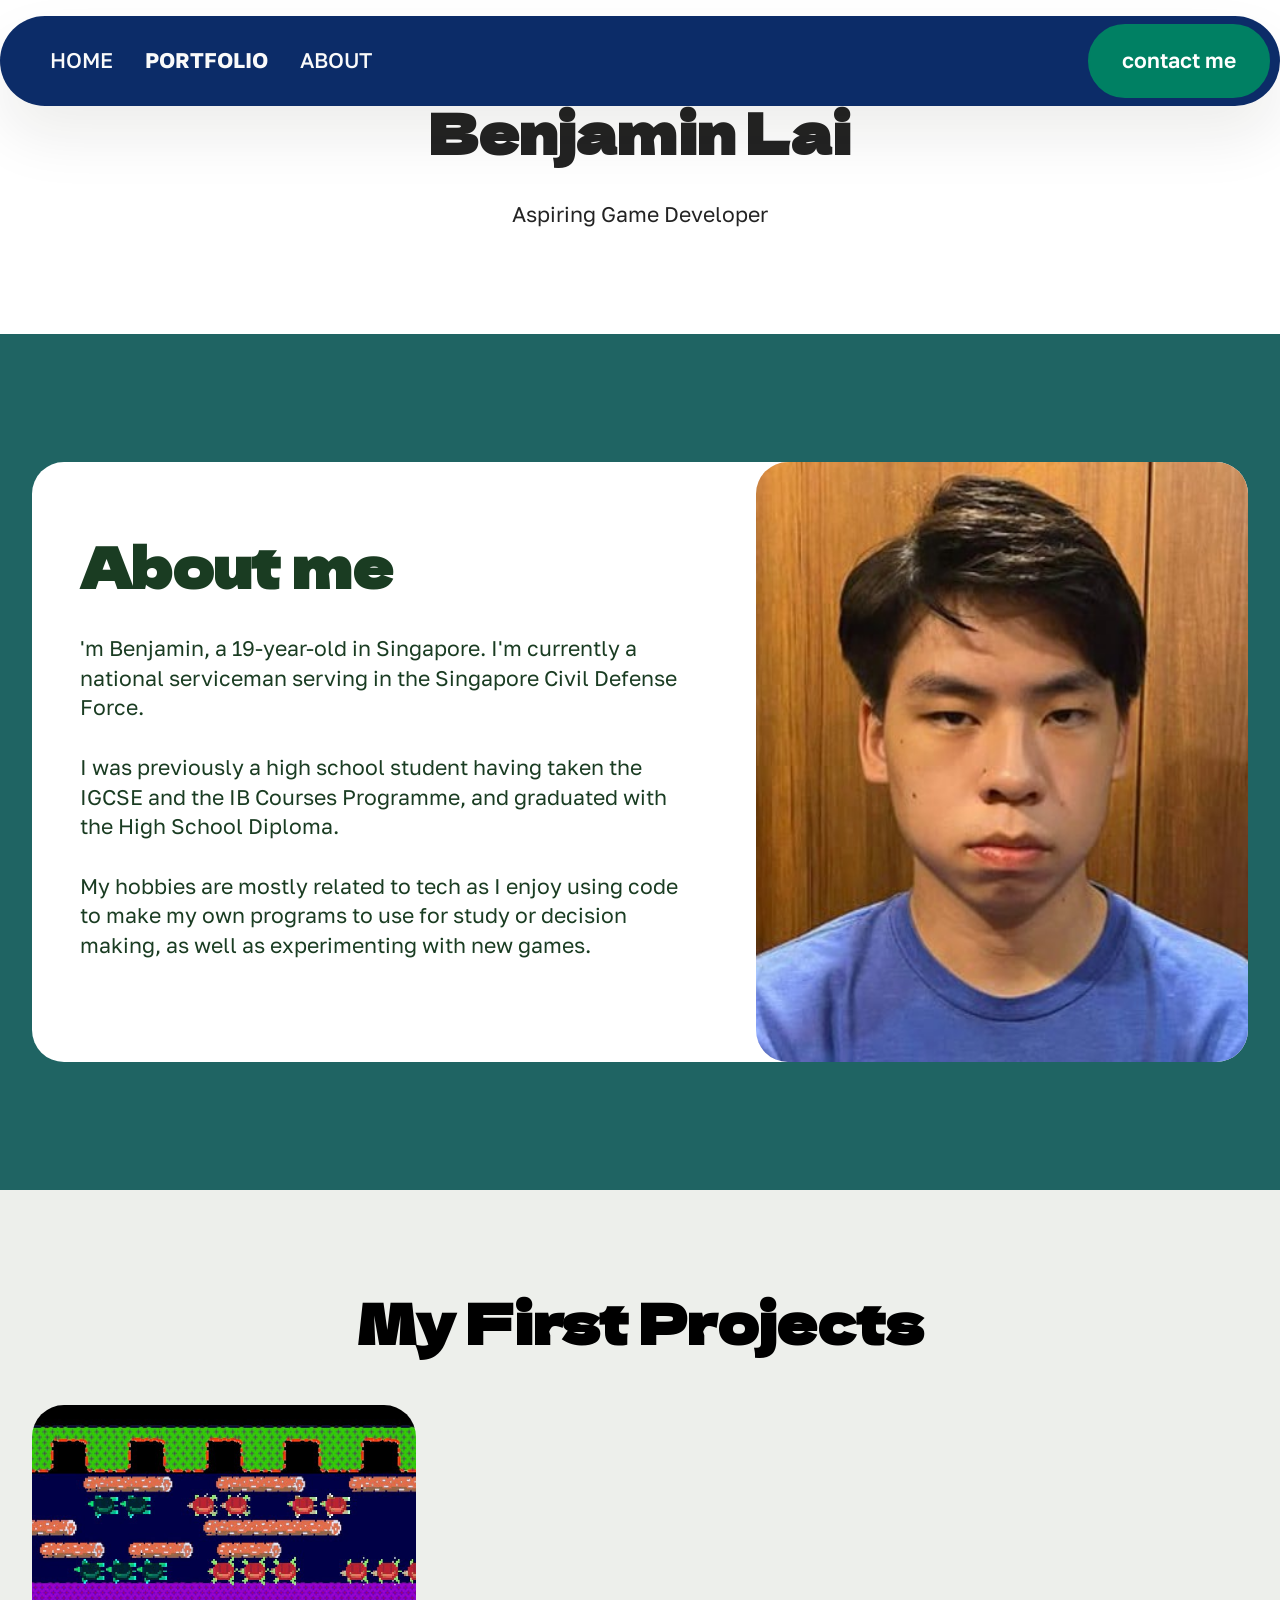
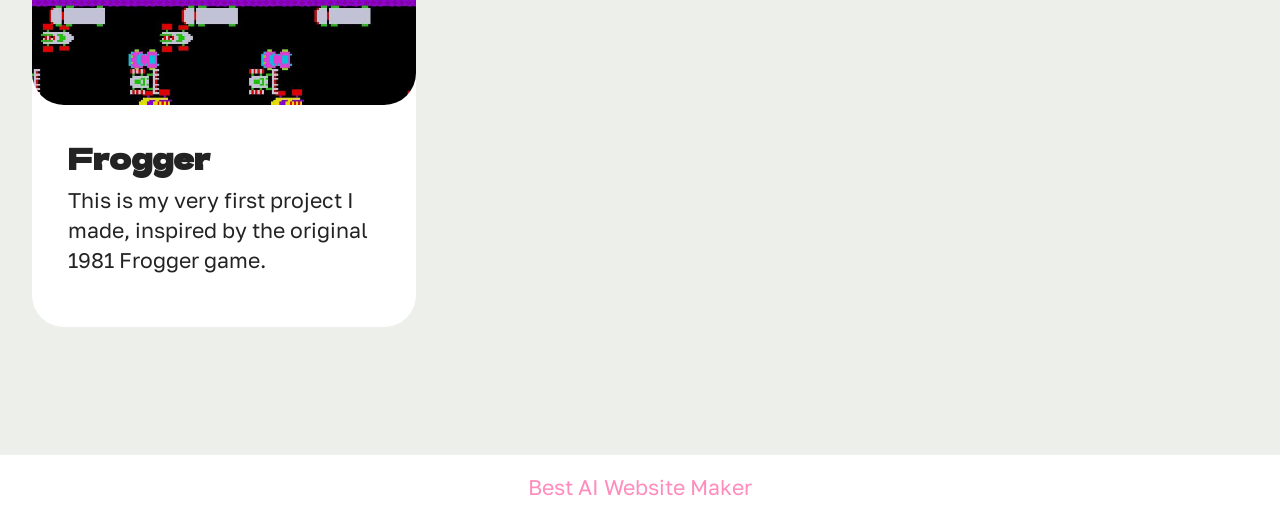
<file: index.html>
<!DOCTYPE html>
<html  >
<head>
  <!-- Site made with Mobirise Website Builder v6.1.12, https://mobirise.com -->
  <meta charset="UTF-8">
  <meta http-equiv="X-UA-Compatible" content="IE=edge">
  <meta name="generator" content="Mobirise v6.1.12, mobirise.com">
  <meta name="viewport" content="width=device-width, initial-scale=1, minimum-scale=1">
  <link rel="shortcut icon" href="assets/images/logo2.png" type="image/x-icon">
  <meta name="description" content="">
  
  
  <title>Home</title>
  <link rel="stylesheet" href="assets/web/assets/mobirise-icons2/mobirise2.css">
  <link rel="stylesheet" href="assets/bootstrap/css/bootstrap.min.css">
  <link rel="stylesheet" href="assets/dropdown/css/style.css">
  <link rel="stylesheet" href="assets/theme/css/style.css">
  <link rel="preload" href="https://fonts.googleapis.com/css?family=Dela+Gothic+One:400&display=swap" as="style" onload="this.onload=null;this.rel='stylesheet'">
  <noscript><link rel="stylesheet" href="https://fonts.googleapis.com/css?family=Dela+Gothic+One:400&display=swap"></noscript>
  <link rel="preload" href="https://fonts.googleapis.com/css?family=Golos+Text:400,500,600,700,800,900&display=swap" as="style" onload="this.onload=null;this.rel='stylesheet'">
  <noscript><link rel="stylesheet" href="https://fonts.googleapis.com/css?family=Golos+Text:400,500,600,700,800,900&display=swap"></noscript>
  <link rel="preload" as="style" href="assets/mobirise/css/mbr-additional.css?v=BVgQDV"><link rel="stylesheet" href="assets/mobirise/css/mbr-additional.css?v=BVgQDV" type="text/css">

  
  
  
</head>
<body>
  
  <section data-bs-version="5.1" class="menu menu3 cid-tHeG7yune1" once="menu" id="menu03-2">
	

	<nav class="navbar navbar-dropdown navbar-fixed-top navbar-expand-lg">
		<div class="container">
			<div class="navbar-brand">
				
				
			</div>
			<button class="navbar-toggler" type="button" data-toggle="collapse" data-bs-toggle="collapse" data-target="#navbarSupportedContent" data-bs-target="#navbarSupportedContent" aria-controls="navbarNavAltMarkup" aria-expanded="false" aria-label="Toggle navigation">
				<div class="hamburger">
					<span></span>
					<span></span>
					<span></span>
					<span></span>
				</div>
			</button>
			<div class="collapse navbar-collapse" id="navbarSupportedContent">
				<ul class="navbar-nav nav-dropdown navbar-nav-top-padding" data-app-modern-menu="true"><li class="nav-item">
						<a class="nav-link link show text-white display-7" href="index.html#features03-0" aria-expanded="false">HOME<strong></strong></a>
					</li><li class="nav-item">
						<a class="nav-link link text-white display-7" href="index.html#gallery01-2"><strong>PORTFOLIO</strong></a>
					</li>
					
					<li class="nav-item">
						<a class="nav-link link text-white display-7" href="index.html#features03-6">ABOUT<strong></strong></a>
					</li></ul>
				
				<div class="navbar-buttons mbr-section-btn"><a class="btn btn-danger display-4" href="index.html#contacts01-5">contact me</a></div>
			</div>
		</div>
	</nav>
</section>

<section data-bs-version="5.1" class="article11 cid-vlLBw6tX6o" id="article11-h">
    

    
    
    <div class="container">
        <div class="row justify-content-center">
            <div class="title col-md-12 col-lg-10">
                <h3 class="mbr-section-title mbr-fonts-style align-center mt-0 mb-0 display-2">
                <strong>Benjamin Lai</strong></h3>
                <h4 class="mbr-section-subtitle align-center mbr-fonts-style mt-4 display-7">Aspiring Game Developer</h4>
                
            </div>
        </div>
    </div>
</section>

<section data-bs-version="5.1" class="article05 cid-tIsj2q7oBw" id="article05-1">
  

  
  

  <div class="container">
    <div class="row justify-content-center align-items-center">
      <div class="col-12">
        <div class="card-wrapper">
          <div class="row">
            <div class="col-12 col-md-12 col-lg-5 image-wrapper">
              <img class="w-100" src="assets/images/prof-495x474.jpg" alt="Mobirise Website Builder">
            </div>
            <div class="col-12 col-lg col-md-12">
              <div class="text-wrapper align-left">
                <h1 class="mbr-section-title mbr-fonts-style mb-4 display-2"><strong>About me</strong></h1>
                <p class="mbr-text mbr-fonts-style mb-4 display-7">'m Benjamin, a 19-year-old in Singapore. I'm currently a national serviceman serving in the Singapore Civil Defense Force.<br>
<br>I was previously a high school student having taken the IGCSE and the IB Courses Programme, and graduated with the High School Diploma.
<br>
<br>My hobbies are mostly related to tech as I enjoy using code to make my own programs to use for study or decision making, as well as experimenting with new games.</p>
                
              </div>
            </div>
          </div>
        </div>
      </div>
    </div>
  </div>
</section>

<section data-bs-version="5.1" class="features4 start cid-vlGJOnzGHp" id="features04-g">
	
	
	<div class="container">
		<div class="row justify-content-center">
			<div class="col-12 content-head">
				<div class="mbr-section-head mb-5">
					<h4 class="mbr-section-title mbr-fonts-style align-center mb-0 display-2">
						<strong>My First Projects</strong></h4>
					
					
				</div>
			</div>
		</div>
		<div class="row">
			<div class="item features-image col-12 col-md-6 col-lg-4 active">
				<div class="item-wrapper">
					<div class="item-img">
						<a href="frogger.html"><img src="assets/images/froggame-700x787.jpg" alt="Mobirise Website Builder" data-slide-to="1" data-bs-slide-to="1"></a>
					</div>
					<div class="item-content">
						<h5 class="item-title mbr-fonts-style display-5">
							<strong>Frogger&nbsp;</strong></h5>
						<p class="mbr-text mbr-fonts-style display-7">
							This is my very first project I made, inspired by the original 1981 Frogger game.</p>
						
					</div>

				</div>
			</div>
			
			
		</div>
	</div>
</section><section class="display-7" style="padding: 0;align-items: center;justify-content: center;flex-wrap: wrap;    align-content: center;display: flex;position: relative;height: 4rem;"><a href="https://mobiri.se/" style="flex: 1 1;height: 4rem;position: absolute;width: 100%;z-index: 1;"><img alt="" style="height: 4rem;" src="[data-uri]"></a><p style="margin: 0;text-align: center;" class="display-7">&#8204;</p><a style="z-index:1" href="https://mobirise.com/builder/ai-website-maker.html">Best AI Website Maker</a></section><script src="assets/bootstrap/js/bootstrap.bundle.min.js"></script>  <script src="assets/smoothscroll/smooth-scroll.js"></script>  <script src="assets/ytplayer/index.js"></script>  <script src="assets/dropdown/js/navbar-dropdown.js"></script>  <script src="assets/theme/js/script.js"></script>  
  
  
</body>
</html>
</file>
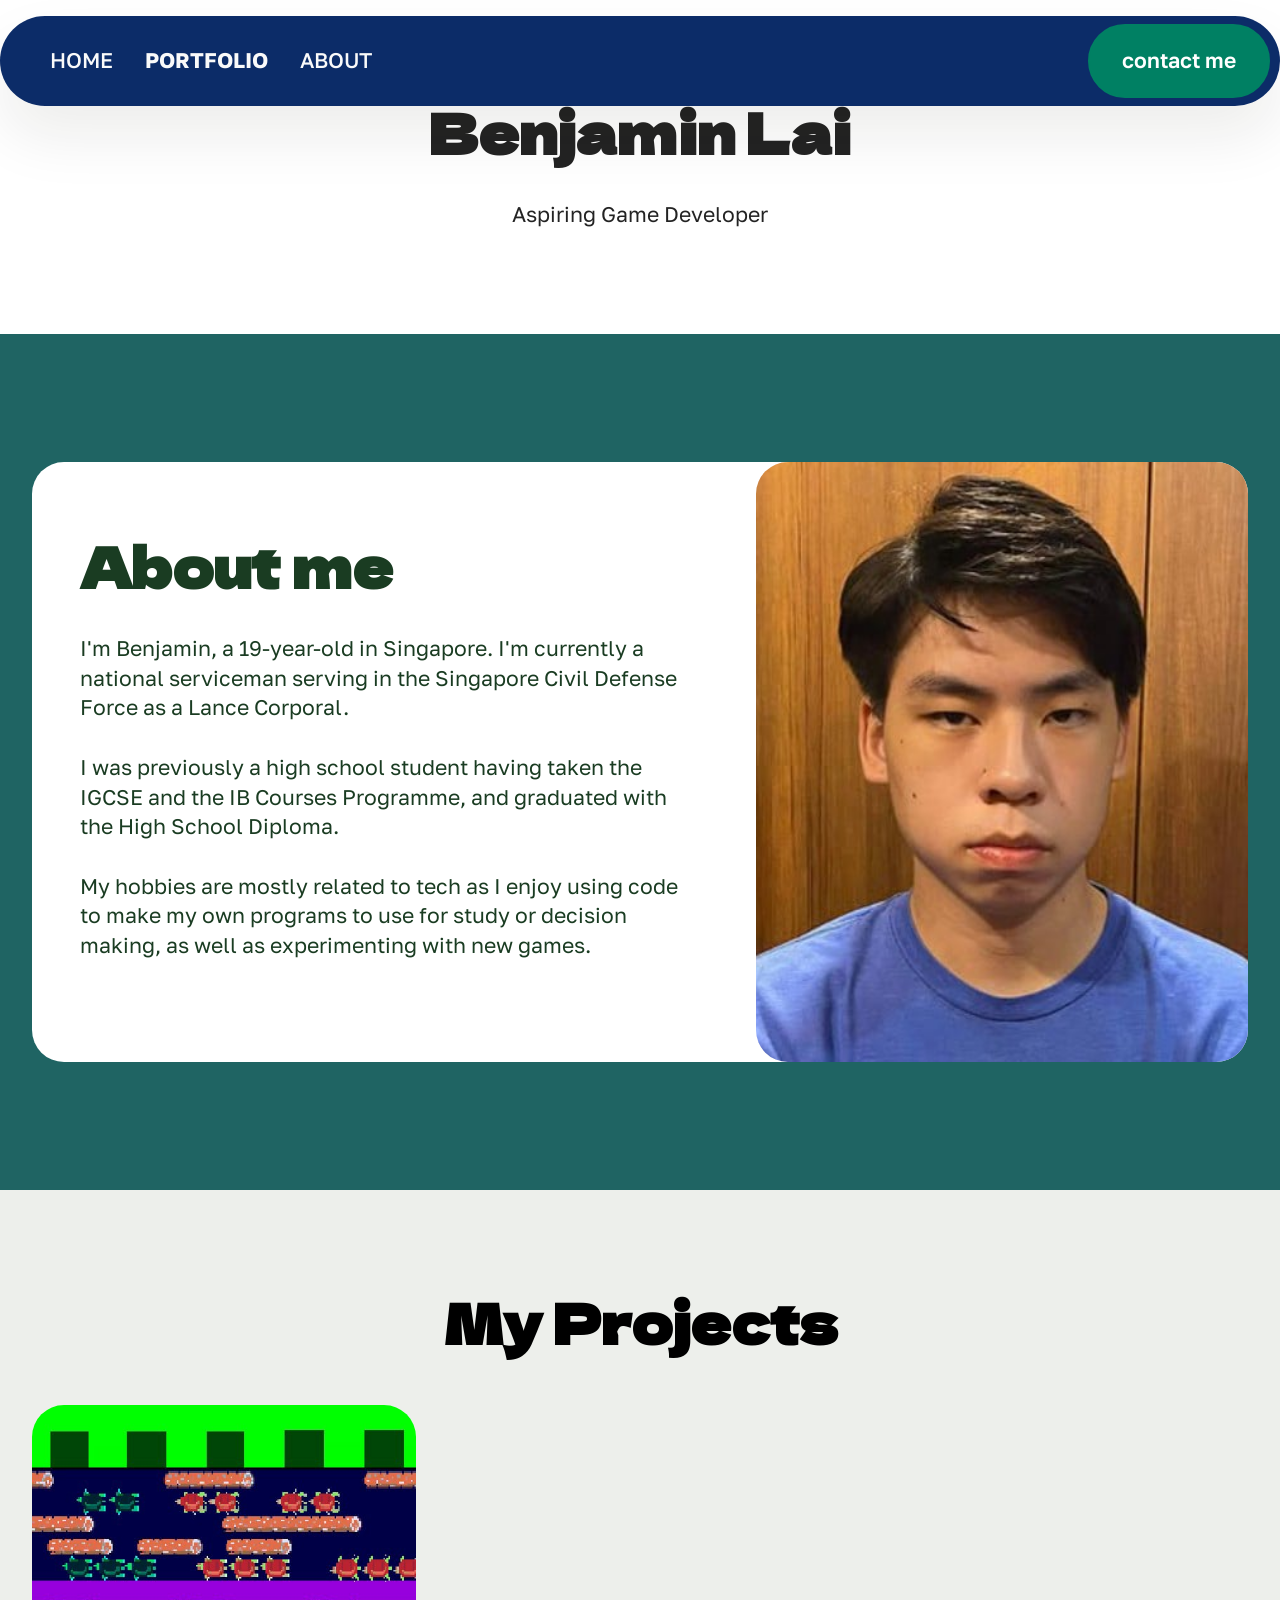
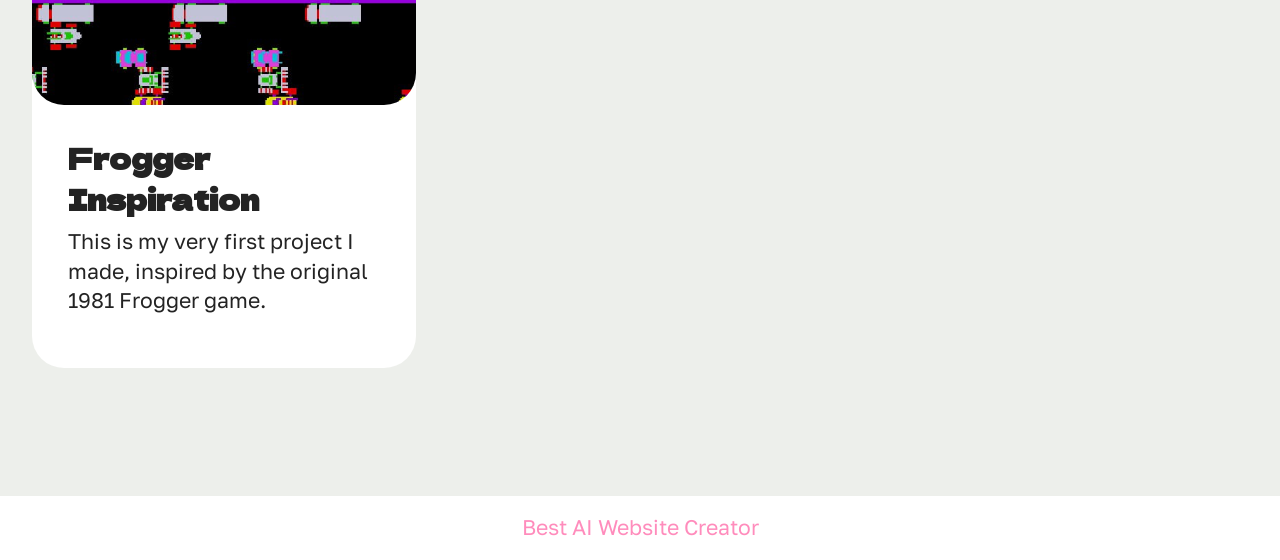
<file: home.html>
<!DOCTYPE html>
<html  >
<head>
  <!-- Site made with Mobirise Website Builder v6.1.12, https://mobirise.com -->
  <meta charset="UTF-8">
  <meta http-equiv="X-UA-Compatible" content="IE=edge">
  <meta name="generator" content="Mobirise v6.1.12, mobirise.com">
  <meta name="viewport" content="width=device-width, initial-scale=1, minimum-scale=1">
  <link rel="shortcut icon" href="assets/images/logo2.png" type="image/x-icon">
  <meta name="description" content="">
  
  
  <title>Home</title>
  <link rel="stylesheet" href="assets/web/assets/mobirise-icons2/mobirise2.css">
  <link rel="stylesheet" href="assets/bootstrap/css/bootstrap.min.css">
  <link rel="stylesheet" href="assets/dropdown/css/style.css">
  <link rel="stylesheet" href="assets/theme/css/style.css">
  <link rel="preload" href="https://fonts.googleapis.com/css?family=Dela+Gothic+One:400&display=swap" as="style" onload="this.onload=null;this.rel='stylesheet'">
  <noscript><link rel="stylesheet" href="https://fonts.googleapis.com/css?family=Dela+Gothic+One:400&display=swap"></noscript>
  <link rel="preload" href="https://fonts.googleapis.com/css?family=Golos+Text:400,500,600,700,800,900&display=swap" as="style" onload="this.onload=null;this.rel='stylesheet'">
  <noscript><link rel="stylesheet" href="https://fonts.googleapis.com/css?family=Golos+Text:400,500,600,700,800,900&display=swap"></noscript>
  <link rel="preload" as="style" href="assets/mobirise/css/mbr-additional.css?v=js5Je5"><link rel="stylesheet" href="assets/mobirise/css/mbr-additional.css?v=js5Je5" type="text/css">

  
  
  
</head>
<body>
  
  <section data-bs-version="5.1" class="menu menu3 cid-tHeG7yune1" once="menu" id="menu03-2">
	

	<nav class="navbar navbar-dropdown navbar-fixed-top navbar-expand-lg">
		<div class="container">
			<div class="navbar-brand">
				
				
			</div>
			<button class="navbar-toggler" type="button" data-toggle="collapse" data-bs-toggle="collapse" data-target="#navbarSupportedContent" data-bs-target="#navbarSupportedContent" aria-controls="navbarNavAltMarkup" aria-expanded="false" aria-label="Toggle navigation">
				<div class="hamburger">
					<span></span>
					<span></span>
					<span></span>
					<span></span>
				</div>
			</button>
			<div class="collapse navbar-collapse" id="navbarSupportedContent">
				<ul class="navbar-nav nav-dropdown navbar-nav-top-padding" data-app-modern-menu="true"><li class="nav-item">
						<a class="nav-link link show text-white display-7" href="index.html#features03-0" aria-expanded="false">HOME<strong></strong></a>
					</li><li class="nav-item">
						<a class="nav-link link text-white display-7" href="index.html#gallery01-2"><strong>PORTFOLIO</strong></a>
					</li>
					
					<li class="nav-item">
						<a class="nav-link link text-white display-7" href="index.html#features03-6">ABOUT<strong></strong></a>
					</li></ul>
				
				<div class="navbar-buttons mbr-section-btn"><a class="btn btn-danger display-4" href="mailto:benjylaizb@gmail.com?subject=Inquiry%20about%20your%20services">contact me</a></div>
			</div>
		</div>
	</nav>
</section>

<section data-bs-version="5.1" class="article11 cid-vlLBw6tX6o" id="article11-h">
    

    
    
    <div class="container">
        <div class="row justify-content-center">
            <div class="title col-md-12 col-lg-10">
                <h3 class="mbr-section-title mbr-fonts-style align-center mt-0 mb-0 display-2">
                <strong>Benjamin Lai</strong></h3>
                <h4 class="mbr-section-subtitle align-center mbr-fonts-style mt-4 display-7">Aspiring Game Developer</h4>
                
            </div>
        </div>
    </div>
</section>

<section data-bs-version="5.1" class="article05 cid-tIsj2q7oBw" id="article05-1">
  

  
  

  <div class="container">
    <div class="row justify-content-center align-items-center">
      <div class="col-12">
        <div class="card-wrapper">
          <div class="row">
            <div class="col-12 col-md-12 col-lg-5 image-wrapper">
              <img class="w-100" src="assets/images/prof-495x474.jpg" alt="Mobirise Website Builder">
            </div>
            <div class="col-12 col-lg col-md-12">
              <div class="text-wrapper align-left">
                <h1 class="mbr-section-title mbr-fonts-style mb-4 display-2"><strong>About me</strong></h1>
                <p class="mbr-text mbr-fonts-style mb-4 display-7">I'm Benjamin, a 19-year-old in Singapore. I'm currently a national serviceman serving in the Singapore Civil Defense Force as a Lance Corporal.&nbsp;<br><br>I was previously a high school student having taken the IGCSE and the IB Courses Programme, and graduated with the High School Diploma.<br><br>My hobbies are mostly related to tech as I enjoy using code to make my own programs to use for study or decision making, as well as experimenting with new games.</p>
                
              </div>
            </div>
          </div>
        </div>
      </div>
    </div>
  </div>
</section>

<section data-bs-version="5.1" class="features4 start cid-vlGJOnzGHp" id="features04-g">
	
	
	<div class="container">
		<div class="row justify-content-center">
			<div class="col-12 content-head">
				<div class="mbr-section-head mb-5">
					<h4 class="mbr-section-title mbr-fonts-style align-center mb-0 display-2"><strong>My Projects</strong></h4>
					
					
				</div>
			</div>
		</div>
		<div class="row">
			<div class="item features-image col-12 col-md-6 col-lg-4 active">
				<div class="item-wrapper">
					<div class="item-img">
						<a href="frogger.html"><img src="assets/images/froggergameplay-543x629.jpg" alt="Mobirise Website Builder" data-slide-to="1" data-bs-slide-to="1"></a>
					</div>
					<div class="item-content">
						<h5 class="item-title mbr-fonts-style display-5">
							<strong>Frogger Inspiration</strong></h5>
						<p class="mbr-text mbr-fonts-style display-7">
							This is my very first project I made, inspired by the original 1981 Frogger game.</p>
						
					</div>

				</div>
			</div>
			
			
		</div>
	</div>
</section><section class="display-7" style="padding: 0;align-items: center;justify-content: center;flex-wrap: wrap;    align-content: center;display: flex;position: relative;height: 4rem;"><a href="https://mobiri.se/" style="flex: 1 1;height: 4rem;position: absolute;width: 100%;z-index: 1;"><img alt="" style="height: 4rem;" src="[data-uri]"></a><p style="margin: 0;text-align: center;" class="display-7">&#8204;</p><a style="z-index:1" href="https://mobirise.com/builder/ai-website-creator.html">Best AI Website Creator</a></section><script src="assets/bootstrap/js/bootstrap.bundle.min.js"></script>  <script src="assets/smoothscroll/smooth-scroll.js"></script>  <script src="assets/ytplayer/index.js"></script>  <script src="assets/dropdown/js/navbar-dropdown.js"></script>  <script src="assets/theme/js/script.js"></script>  
  
  
</body>
</html>
</file>
<file: assets/web/assets/mobirise-icons2/mobirise2.css>
@font-face {
  font-family: 'Moririse2';
  font-display: swap;
  src:  url('mobirise2.eot?f2bix4');
  src:  url('mobirise2.eot?f2bix4#iefix') format('embedded-opentype'),
    url('mobirise2.woff2?f2bix4') format('woff2'),
    url('mobirise2.woff?f2bix4') format('woff'),
    url('mobirise2.ttf?f2bix4') format('truetype'),
    url('mobirise2.svg?f2bix4#mobirise2') format('svg');
  font-weight: normal;
  font-style: normal;
}

[class^="mobi-"], [class*=" mobi-"] {
  /* use !important to prevent issues with browser extensions that change fonts */
  font-family: 'Moririse2' !important;
  speak: none;
  font-style: normal;
  font-weight: normal;
  font-variant: normal;
  text-transform: none;
  line-height: 1;

  /* Better Font Rendering =========== */
  -webkit-font-smoothing: antialiased;
  -moz-osx-font-smoothing: grayscale;
}

.mobi-mbri-add-submenu:before {
  content: "\e900";
}
.mobi-mbri-alert:before {
  content: "\e901";
}
.mobi-mbri-align-center:before {
  content: "\e902";
}
.mobi-mbri-align-justify:before {
  content: "\e903";
}
.mobi-mbri-align-left:before {
  content: "\e904";
}
.mobi-mbri-align-right:before {
  content: "\e905";
}
.mobi-mbri-android:before {
  content: "\e906";
}
.mobi-mbri-apple:before {
  content: "\e907";
}
.mobi-mbri-arrow-down:before {
  content: "\e908";
}
.mobi-mbri-arrow-next:before {
  content: "\e909";
}
.mobi-mbri-arrow-prev:before {
  content: "\e90a";
}
.mobi-mbri-arrow-up:before {
  content: "\e90b";
}
.mobi-mbri-bold:before {
  content: "\e90c";
}
.mobi-mbri-bookmark:before {
  content: "\e90d";
}
.mobi-mbri-bootstrap:before {
  content: "\e90e";
}
.mobi-mbri-briefcase:before {
  content: "\e90f";
}
.mobi-mbri-browse:before {
  content: "\e910";
}
.mobi-mbri-bulleted-list:before {
  content: "\e911";
}
.mobi-mbri-calendar:before {
  content: "\e912";
}
.mobi-mbri-camera:before {
  content: "\e913";
}
.mobi-mbri-cart-add:before {
  content: "\e914";
}
.mobi-mbri-cart-full:before {
  content: "\e915";
}
.mobi-mbri-cash:before {
  content: "\e916";
}
.mobi-mbri-change-style:before {
  content: "\e917";
}
.mobi-mbri-chat:before {
  content: "\e918";
}
.mobi-mbri-clock:before {
  content: "\e919";
}
.mobi-mbri-close:before {
  content: "\e91a";
}
.mobi-mbri-cloud:before {
  content: "\e91b";
}
.mobi-mbri-code:before {
  content: "\e91c";
}
.mobi-mbri-contact-form:before {
  content: "\e91d";
}
.mobi-mbri-credit-card:before {
  content: "\e91e";
}
.mobi-mbri-cursor-click:before {
  content: "\e91f";
}
.mobi-mbri-cust-feedback:before {
  content: "\e920";
}
.mobi-mbri-database:before {
  content: "\e921";
}
.mobi-mbri-delivery:before {
  content: "\e922";
}
.mobi-mbri-desktop:before {
  content: "\e923";
}
.mobi-mbri-devices:before {
  content: "\e924";
}
.mobi-mbri-down:before {
  content: "\e925";
}
.mobi-mbri-download-2:before {
  content: "\e926";
}
.mobi-mbri-download:before {
  content: "\e927";
}
.mobi-mbri-drag-n-drop-2:before {
  content: "\e928";
}
.mobi-mbri-drag-n-drop:before {
  content: "\e929";
}
.mobi-mbri-edit-2:before {
  content: "\e92a";
}
.mobi-mbri-edit:before {
  content: "\e92b";
}
.mobi-mbri-error:before {
  content: "\e92c";
}
.mobi-mbri-extension:before {
  content: "\e92d";
}
.mobi-mbri-features:before {
  content: "\e92e";
}
.mobi-mbri-file:before {
  content: "\e92f";
}
.mobi-mbri-flag:before {
  content: "\e930";
}
.mobi-mbri-folder:before {
  content: "\e931";
}
.mobi-mbri-gift:before {
  content: "\e932";
}
.mobi-mbri-github:before {
  content: "\e933";
}
.mobi-mbri-globe-2:before {
  content: "\e934";
}
.mobi-mbri-globe:before {
  content: "\e935";
}
.mobi-mbri-growing-chart:before {
  content: "\e936";
}
.mobi-mbri-hearth:before {
  content: "\e937";
}
.mobi-mbri-help:before {
  content: "\e938";
}
.mobi-mbri-home:before {
  content: "\e939";
}
.mobi-mbri-hot-cup:before {
  content: "\e93a";
}
.mobi-mbri-idea:before {
  content: "\e93b";
}
.mobi-mbri-image-gallery:before {
  content: "\e93c";
}
.mobi-mbri-image-slider:before {
  content: "\e93d";
}
.mobi-mbri-info:before {
  content: "\e93e";
}
.mobi-mbri-italic:before {
  content: "\e93f";
}
.mobi-mbri-key:before {
  content: "\e940";
}
.mobi-mbri-laptop:before {
  content: "\e941";
}
.mobi-mbri-layers:before {
  content: "\e942";
}
.mobi-mbri-left-right:before {
  content: "\e943";
}
.mobi-mbri-left:before {
  content: "\e944";
}
.mobi-mbri-letter:before {
  content: "\e945";
}
.mobi-mbri-like:before {
  content: "\e946";
}
.mobi-mbri-link:before {
  content: "\e947";
}
.mobi-mbri-lock:before {
  content: "\e948";
}
.mobi-mbri-login:before {
  content: "\e949";
}
.mobi-mbri-logout:before {
  content: "\e94a";
}
.mobi-mbri-magic-stick:before {
  content: "\e94b";
}
.mobi-mbri-map-pin:before {
  content: "\e94c";
}
.mobi-mbri-menu:before {
  content: "\e94d";
}
.mobi-mbri-mobile-2:before {
  content: "\e94e";
}
.mobi-mbri-mobile-horizontal:before {
  content: "\e94f";
}
.mobi-mbri-mobile:before {
  content: "\e950";
}
.mobi-mbri-mobirise:before {
  content: "\e951";
}
.mobi-mbri-more-horizontal:before {
  content: "\e952";
}
.mobi-mbri-more-vertical:before {
  content: "\e953";
}
.mobi-mbri-music:before {
  content: "\e954";
}
.mobi-mbri-new-file:before {
  content: "\e955";
}
.mobi-mbri-numbered-list:before {
  content: "\e956";
}
.mobi-mbri-opened-folder:before {
  content: "\e957";
}
.mobi-mbri-pages:before {
  content: "\e958";
}
.mobi-mbri-paper-plane:before {
  content: "\e959";
}
.mobi-mbri-paperclip:before {
  content: "\e95a";
}
.mobi-mbri-phone:before {
  content: "\e95b";
}
.mobi-mbri-photo:before {
  content: "\e95c";
}
.mobi-mbri-photos:before {
  content: "\e95d";
}
.mobi-mbri-pin:before {
  content: "\e95e";
}
.mobi-mbri-play:before {
  content: "\e95f";
}
.mobi-mbri-plus:before {
  content: "\e960";
}
.mobi-mbri-preview:before {
  content: "\e961";
}
.mobi-mbri-print:before {
  content: "\e962";
}
.mobi-mbri-protect:before {
  content: "\e963";
}
.mobi-mbri-question:before {
  content: "\e964";
}
.mobi-mbri-quote-left:before {
  content: "\e965";
}
.mobi-mbri-quote-right:before {
  content: "\e966";
}
.mobi-mbri-redo:before {
  content: "\e967";
}
.mobi-mbri-refresh:before {
  content: "\e968";
}
.mobi-mbri-responsive-2:before {
  content: "\e969";
}
.mobi-mbri-responsive:before {
  content: "\e96a";
}
.mobi-mbri-right:before {
  content: "\e96b";
}
.mobi-mbri-rocket:before {
  content: "\e96c";
}
.mobi-mbri-sad-face:before {
  content: "\e96d";
}
.mobi-mbri-sale:before {
  content: "\e96e";
}
.mobi-mbri-save:before {
  content: "\e96f";
}
.mobi-mbri-search:before {
  content: "\e970";
}
.mobi-mbri-setting-2:before {
  content: "\e971";
}
.mobi-mbri-setting-3:before {
  content: "\e972";
}
.mobi-mbri-setting:before {
  content: "\e973";
}
.mobi-mbri-share:before {
  content: "\e974";
}
.mobi-mbri-shopping-bag:before {
  content: "\e975";
}
.mobi-mbri-shopping-basket:before {
  content: "\e976";
}
.mobi-mbri-shopping-cart:before {
  content: "\e977";
}
.mobi-mbri-sites:before {
  content: "\e978";
}
.mobi-mbri-smile-face:before {
  content: "\e979";
}
.mobi-mbri-speed:before {
  content: "\e97a";
}
.mobi-mbri-star:before {
  content: "\e97b";
}
.mobi-mbri-success:before {
  content: "\e97c";
}
.mobi-mbri-sun:before {
  content: "\e97d";
}
.mobi-mbri-sun2:before {
  content: "\e97e";
}
.mobi-mbri-tablet-vertical:before {
  content: "\e97f";
}
.mobi-mbri-tablet:before {
  content: "\e980";
}
.mobi-mbri-target:before {
  content: "\e981";
}
.mobi-mbri-timer:before {
  content: "\e982";
}
.mobi-mbri-to-ftp:before {
  content: "\e983";
}
.mobi-mbri-to-local-drive:before {
  content: "\e984";
}
.mobi-mbri-touch-swipe:before {
  content: "\e985";
}
.mobi-mbri-touch:before {
  content: "\e986";
}
.mobi-mbri-trash:before {
  content: "\e987";
}
.mobi-mbri-underline:before {
  content: "\e988";
}
.mobi-mbri-undo:before {
  content: "\e989";
}
.mobi-mbri-unlink:before {
  content: "\e98a";
}
.mobi-mbri-unlock:before {
  content: "\e98b";
}
.mobi-mbri-up-down:before {
  content: "\e98c";
}
.mobi-mbri-up:before {
  content: "\e98d";
}
.mobi-mbri-update:before {
  content: "\e98e";
}
.mobi-mbri-upload-2:before {
  content: "\e98f";
}
.mobi-mbri-upload:before {
  content: "\e990";
}
.mobi-mbri-user-2:before {
  content: "\e991";
}
.mobi-mbri-user:before {
  content: "\e992";
}
.mobi-mbri-users:before {
  content: "\e993";
}
.mobi-mbri-video-play:before {
  content: "\e994";
}
.mobi-mbri-video:before {
  content: "\e995";
}
.mobi-mbri-watch:before {
  content: "\e996";
}
.mobi-mbri-website-theme-2:before {
  content: "\e997";
}
.mobi-mbri-website-theme:before {
  content: "\e998";
}
.mobi-mbri-wifi:before {
  content: "\e999";
}
.mobi-mbri-windows:before {
  content: "\e99a";
}
.mobi-mbri-zoom-in:before {
  content: "\e99b";
}
.mobi-mbri-zoom-out:before {
  content: "\e99c";
}
</file>
<file: assets/dropdown/css/style.css>
.navbar-dropdown {
  left: 0;
  padding: 0;
  position: absolute;
  right: 0;
  top: 0;
  transition: all 0.45s ease;
  z-index: 1030;
  background: #282828; }
  .navbar-dropdown .navbar-logo {
    margin-right: 0.8rem;
    transition: margin 0.3s ease-in-out;
    vertical-align: middle; }
    .navbar-dropdown .navbar-logo img {
      height: 3.125rem;
      transition: all 0.3s ease-in-out; }
    .navbar-dropdown .navbar-logo.mbr-iconfont {
      font-size: 3.125rem;
      line-height: 3.125rem; }
  .navbar-dropdown .navbar-caption {
    font-weight: 700;
    white-space: normal;
    vertical-align: -4px;
    line-height: 3.125rem !important; }
    .navbar-dropdown .navbar-caption, .navbar-dropdown .navbar-caption:hover {
      color: inherit;
      text-decoration: none; }
  .navbar-dropdown .mbr-iconfont + .navbar-caption {
    vertical-align: -1px; }
  .navbar-dropdown.navbar-fixed-top {
    position: fixed; }
  .navbar-dropdown .navbar-brand span {
    vertical-align: -4px; }
  .navbar-dropdown.bg-color.transparent {
    background: none; }
  .navbar-dropdown.navbar-short .navbar-brand {
    padding: 0.625rem 0; }
    .navbar-dropdown.navbar-short .navbar-brand span {
      vertical-align: -1px; }
  .navbar-dropdown.navbar-short .navbar-caption {
    line-height: 2.375rem !important;
    vertical-align: -2px; }
  .navbar-dropdown.navbar-short .navbar-logo {
    margin-right: 0.5rem; }
    .navbar-dropdown.navbar-short .navbar-logo img {
      height: 2.375rem; }
    .navbar-dropdown.navbar-short .navbar-logo.mbr-iconfont {
      font-size: 2.375rem;
      line-height: 2.375rem; }
  .navbar-dropdown.navbar-short .mbr-table-cell {
    height: 3.625rem; }
  .navbar-dropdown .navbar-close {
    left: 0.6875rem;
    position: fixed;
    top: 0.75rem;
    z-index: 1000; }
  .navbar-dropdown .hamburger-icon {
    content: "";
    display: inline-block;
    vertical-align: middle;
    width: 16px;
    -webkit-box-shadow: 0 -6px 0 1px #282828,0 0 0 1px #282828,0 6px 0 1px #282828;
    -moz-box-shadow: 0 -6px 0 1px #282828,0 0 0 1px #282828,0 6px 0 1px #282828;
    box-shadow: 0 -6px 0 1px #282828,0 0 0 1px #282828,0 6px 0 1px #282828; }

.dropdown-menu .dropdown-toggle[data-toggle="dropdown-submenu"]::after {
  border-bottom: 0.35em solid transparent;
  border-left: 0.35em solid;
  border-right: 0;
  border-top: 0.35em solid transparent;
  margin-left: 0.3rem; }

.dropdown-menu .dropdown-item:focus {
  outline: 0; }

.nav-dropdown {
  font-size: 0.75rem;
  font-weight: 500;
  height: auto !important; }
  .nav-dropdown .nav-btn {
    padding-left: 1rem; }
  .nav-dropdown .link {
    margin: .667em 1.667em;
    font-weight: 500;
    padding: 0;
    transition: color .2s ease-in-out; }
    .nav-dropdown .link.dropdown-toggle {
      margin-right: 2.583em; }
      .nav-dropdown .link.dropdown-toggle::after {
        margin-left: .25rem;
        border-top: 0.35em solid;
        border-right: 0.35em solid transparent;
        border-left: 0.35em solid transparent;
        border-bottom: 0; }
      .nav-dropdown .link.dropdown-toggle[aria-expanded="true"] {
        margin: 0;
        padding: 0.667em 3.263em  0.667em 1.667em; }
  .nav-dropdown .link::after,
  .nav-dropdown .dropdown-item::after {
    color: inherit; }
  .nav-dropdown .btn {
    font-size: 0.75rem;
    font-weight: 700;
    letter-spacing: 0;
    margin-bottom: 0;
    padding-left: 1.25rem;
    padding-right: 1.25rem; }
  .nav-dropdown .dropdown-menu {
    border-radius: 0;
    border: 0;
    left: 0;
    margin: 0;
    padding-bottom: 1.25rem;
    padding-top: 1.25rem;
    position: relative; }
  .nav-dropdown .dropdown-submenu {
    margin-left: 0.125rem;
    top: 0; }
  .nav-dropdown .dropdown-item {
    font-weight: 500;
    line-height: 2;
    padding: 0.3846em 4.615em 0.3846em 1.5385em;
    position: relative;
    transition: color .2s ease-in-out, background-color .2s ease-in-out; }
    .nav-dropdown .dropdown-item::after {
      margin-top: -0.3077em;
      position: absolute;
      right: 1.1538em;
      top: 50%; }
    .nav-dropdown .dropdown-item:focus, .nav-dropdown .dropdown-item:hover {
      background: none; }

@media (max-width: 767px) {
  .nav-dropdown.navbar-toggleable-sm {
    bottom: 0;
    display: none;
    left: 0;
    overflow-x: hidden;
    position: fixed;
    top: 0;
    transform: translateX(-100%);
    -ms-transform: translateX(-100%);
    -webkit-transform: translateX(-100%);
    width: 18.75rem;
    z-index: 999; } }
.nav-dropdown.navbar-toggleable-xl {
  bottom: 0;
  display: none;
  left: 0;
  overflow-x: hidden;
  position: fixed;
  top: 0;
  transform: translateX(-100%);
  -ms-transform: translateX(-100%);
  -webkit-transform: translateX(-100%);
  width: 18.75rem;
  z-index: 999; }

.nav-dropdown-sm {
  display: block !important;
  overflow-x: hidden;
  overflow: auto;
  padding-top: 3.875rem; }
  .nav-dropdown-sm::after {
    content: "";
    display: block;
    height: 3rem;
    width: 100%; }
  .nav-dropdown-sm.collapse.in ~ .navbar-close {
    display: block !important; }
  .nav-dropdown-sm.collapsing, .nav-dropdown-sm.collapse.in {
    transform: translateX(0);
    -ms-transform: translateX(0);
    -webkit-transform: translateX(0);
    transition: all 0.25s ease-out;
    -webkit-transition: all 0.25s ease-out;
    background: #282828; }
  .nav-dropdown-sm.collapsing[aria-expanded="false"] {
    transform: translateX(-100%);
    -ms-transform: translateX(-100%);
    -webkit-transform: translateX(-100%); }
  .nav-dropdown-sm .nav-item {
    display: block;
    margin-left: 0 !important;
    padding-left: 0; }
  .nav-dropdown-sm .link,
  .nav-dropdown-sm .dropdown-item {
    border-top: 1px dotted rgba(255, 255, 255, 0.1);
    font-size: 0.8125rem;
    line-height: 1.6;
    margin: 0 !important;
    padding: 0.875rem 2.4rem 0.875rem 1.5625rem !important;
    position: relative;
    white-space: normal; }
    .nav-dropdown-sm .link:focus, .nav-dropdown-sm .link:hover,
    .nav-dropdown-sm .dropdown-item:focus,
    .nav-dropdown-sm .dropdown-item:hover {
      background: rgba(0, 0, 0, 0.2) !important;
      color: #c0a375; }
  .nav-dropdown-sm .nav-btn {
    position: relative;
    padding: 1.5625rem 1.5625rem 0 1.5625rem; }
    .nav-dropdown-sm .nav-btn::before {
      border-top: 1px dotted rgba(255, 255, 255, 0.1);
      content: "";
      left: 0;
      position: absolute;
      top: 0;
      width: 100%; }
    .nav-dropdown-sm .nav-btn + .nav-btn {
      padding-top: 0.625rem; }
      .nav-dropdown-sm .nav-btn + .nav-btn::before {
        display: none; }
  .nav-dropdown-sm .btn {
    padding: 0.625rem 0; }
  .nav-dropdown-sm .dropdown-toggle[data-toggle="dropdown-submenu"]::after {
    margin-left: .25rem;
    border-top: 0.35em solid;
    border-right: 0.35em solid transparent;
    border-left: 0.35em solid transparent;
    border-bottom: 0; }
  .nav-dropdown-sm .dropdown-toggle[data-toggle="dropdown-submenu"][aria-expanded="true"]::after {
    border-top: 0;
    border-right: 0.35em solid transparent;
    border-left: 0.35em solid transparent;
    border-bottom: 0.35em solid; }
  .nav-dropdown-sm .dropdown-menu {
    margin: 0;
    padding: 0;
    position: relative;
    top: 0;
    left: 0;
    width: 100%;
    border: 0;
    float: none;
    border-radius: 0;
    background: none; }
  .nav-dropdown-sm .dropdown-submenu {
    left: 100%;
    margin-left: 0.125rem;
    margin-top: -1.25rem;
    top: 0; }

.navbar-toggleable-sm .nav-dropdown .dropdown-menu {
  position: absolute; }

.navbar-toggleable-sm .nav-dropdown .dropdown-submenu {
  left: 100%;
  margin-left: 0.125rem;
  margin-top: -1.25rem;
  top: 0; }

.navbar-toggleable-sm.opened .nav-dropdown .dropdown-menu {
  position: relative; }

.navbar-toggleable-sm.opened .nav-dropdown .dropdown-submenu {
  left: 0;
  margin-left: 00rem;
  margin-top: 0rem;
  top: 0; }

.is-builder .nav-dropdown.collapsing {
  transition: none !important; }
</file>
<file: assets/theme/css/style.css>
@charset "UTF-8";
section {
  background-color: #ffffff;
}

body {
  font-style: normal;
  line-height: 1.5;
  font-weight: 400;
  color: #232323;
  position: relative;
}

button {
  background-color: transparent;
  border-color: transparent;
}

.embla__button,
.carousel-control {
  background-color: #edefea !important;
  opacity: 0.8 !important;
  color: #464845 !important;
  border-color: #edefea !important;
}

.carousel .close,
.modalWindow .close {
  background-color: #edefea !important;
  color: #464845 !important;
  border-color: #edefea !important;
  opacity: 0.8 !important;
}

.carousel .close:hover,
.modalWindow .close:hover {
  opacity: 1 !important;
}

.carousel-indicators li {
  background-color: #edefea !important;
  border: 2px solid #464845 !important;
}

.carousel-indicators li:hover,
.carousel-indicators li:active {
  opacity: 0.8 !important;
}

.embla__button:hover,
.carousel-control:hover {
  background-color: #edefea !important;
  opacity: 1 !important;
}

.modalWindow-video-container {
  height: 80%;
}

section,
.container,
.container-fluid {
  position: relative;
  word-wrap: break-word;
}

a.mbr-iconfont:hover {
  text-decoration: none;
}

.article .lead p,
.article .lead ul,
.article .lead ol,
.article .lead pre,
.article .lead blockquote {
  margin-bottom: 0;
}

a {
  font-style: normal;
  font-weight: 400;
  cursor: pointer;
}
a, a:hover {
  text-decoration: none;
}

.mbr-section-title {
  font-style: normal;
  line-height: 1.3;
}

.mbr-section-subtitle {
  line-height: 1.3;
}

.mbr-text {
  font-style: normal;
  line-height: 1.7;
}

h1,
h2,
h3,
h4,
h5,
h6,
.display-1,
.display-2,
.display-4,
.display-5,
.display-7,
span,
p,
a {
  line-height: 1;
  word-break: break-word;
  word-wrap: break-word;
  font-weight: 400;
}

b,
strong {
  font-weight: bold;
}

input:-webkit-autofill, input:-webkit-autofill:hover, input:-webkit-autofill:focus, input:-webkit-autofill:active {
  transition-delay: 9999s;
  -webkit-transition-property: background-color, color;
  transition-property: background-color, color;
}

textarea[type=hidden] {
  display: none;
}

section {
  background-position: 50% 50%;
  background-repeat: no-repeat;
  background-size: cover;
}
section .mbr-background-video,
section .mbr-background-video-preview {
  position: absolute;
  bottom: 0;
  left: 0;
  right: 0;
  top: 0;
}

.hidden {
  visibility: hidden;
}

.mbr-z-index20 {
  z-index: 20;
}

/*! Base colors */
.mbr-white {
  color: #ffffff;
}

.mbr-black {
  color: #111111;
}

.mbr-bg-white {
  background-color: #ffffff;
}

.mbr-bg-black {
  background-color: #000000;
}

/*! Text-aligns */
.align-left {
  text-align: left;
}

.align-center {
  text-align: center;
}

.align-right {
  text-align: right;
}

/*! Font-weight  */
.mbr-light {
  font-weight: 300;
}

.mbr-regular {
  font-weight: 400;
}

.mbr-semibold {
  font-weight: 500;
}

.mbr-bold {
  font-weight: 700;
}

/*! Media  */
.media-content {
  flex-basis: 100%;
}

.media-container-row {
  display: flex;
  flex-direction: row;
  flex-wrap: wrap;
  justify-content: center;
  align-content: center;
  align-items: start;
}
.media-container-row .media-size-item {
  width: 400px;
}

.media-container-column {
  display: flex;
  flex-direction: column;
  flex-wrap: wrap;
  justify-content: center;
  align-content: center;
  align-items: stretch;
}
.media-container-column > * {
  width: 100%;
}

@media (min-width: 992px) {
  .media-container-row {
    flex-wrap: nowrap;
  }
}
figure {
  margin-bottom: 0;
  overflow: hidden;
}

figure[mbr-media-size] {
  transition: width 0.1s;
}

img,
iframe {
  display: block;
  width: 100%;
}

.card {
  background-color: transparent;
  border: none;
}

.card-box {
  width: 100%;
}

.card-img {
  text-align: center;
  flex-shrink: 0;
  -webkit-flex-shrink: 0;
}

.media {
  max-width: 100%;
  margin: 0 auto;
}

.mbr-figure {
  align-self: center;
}

.media-container > div {
  max-width: 100%;
}

.mbr-figure img,
.card-img img {
  width: 100%;
}

@media (max-width: 991px) {
  .media-size-item {
    width: auto !important;
  }
  .media {
    width: auto;
  }
  .mbr-figure {
    width: 100% !important;
  }
}
/*! Buttons */
.mbr-section-btn {
  margin-left: -0.6rem;
  margin-right: -0.6rem;
  font-size: 0;
}

.btn {
  font-weight: 600;
  border-width: 1px;
  font-style: normal;
  margin: 0.6rem 0.6rem;
  white-space: normal;
  transition: all 0.2s ease-in-out;
  display: inline-flex;
  align-items: center;
  justify-content: center;
  word-break: break-word;
}

.btn-sm {
  font-weight: 600;
  letter-spacing: 0px;
  transition: all 0.3s ease-in-out;
}

.btn-md {
  font-weight: 600;
  letter-spacing: 0px;
  transition: all 0.3s ease-in-out;
}

.btn-lg {
  font-weight: 600;
  letter-spacing: 0px;
  transition: all 0.3s ease-in-out;
}

.btn-form {
  margin: 0;
}
.btn-form:hover {
  cursor: pointer;
}

nav .mbr-section-btn {
  margin-left: 0rem;
  margin-right: 0rem;
}

/*! Btn icon margin */
.btn .mbr-iconfont,
.btn.btn-sm .mbr-iconfont {
  order: 1;
  cursor: pointer;
  margin-left: 0.5rem;
  vertical-align: sub;
}

.btn.btn-md .mbr-iconfont,
.btn.btn-md .mbr-iconfont {
  margin-left: 0.8rem;
}

.mbr-regular {
  font-weight: 400;
}

.mbr-semibold {
  font-weight: 500;
}

.mbr-bold {
  font-weight: 700;
}

[type=submit] {
  -webkit-appearance: none;
}

/*! Full-screen */
.mbr-fullscreen .mbr-overlay {
  min-height: 100vh;
}

.mbr-fullscreen {
  display: flex;
  display: -moz-flex;
  display: -ms-flex;
  display: -o-flex;
  align-items: center;
  min-height: 100vh;
  padding-top: 3rem;
  padding-bottom: 3rem;
}

/*! Map */
.map {
  height: 25rem;
  position: relative;
}
.map iframe {
  width: 100%;
  height: 100%;
}

/*! Scroll to top arrow */
.mbr-arrow-up {
  bottom: 25px;
  right: 90px;
  position: fixed;
  text-align: right;
  z-index: 5000;
  color: #ffffff;
  font-size: 22px;
}

.mbr-arrow-up a {
  background: rgba(0, 0, 0, 0.2);
  border-radius: 50%;
  color: #fff;
  display: inline-block;
  height: 60px;
  width: 60px;
  border: 2px solid #fff;
  outline-style: none !important;
  position: relative;
  text-decoration: none;
  transition: all 0.3s ease-in-out;
  cursor: pointer;
  text-align: center;
}
.mbr-arrow-up a:hover {
  background-color: rgba(0, 0, 0, 0.4);
}
.mbr-arrow-up a i {
  line-height: 60px;
}

.mbr-arrow-up-icon {
  display: block;
  color: #fff;
}

.mbr-arrow-up-icon::before {
  content: "›";
  display: inline-block;
  font-family: serif;
  font-size: 22px;
  line-height: 1;
  font-style: normal;
  position: relative;
  top: 6px;
  left: -4px;
  transform: rotate(-90deg);
}

/*! Arrow Down */
.mbr-arrow {
  position: absolute;
  bottom: 45px;
  left: 50%;
  width: 60px;
  height: 60px;
  cursor: pointer;
  background-color: rgba(80, 80, 80, 0.5);
  border-radius: 50%;
  transform: translateX(-50%);
}
@media (max-width: 767px) {
  .mbr-arrow {
    display: none;
  }
}
.mbr-arrow > a {
  display: inline-block;
  text-decoration: none;
  outline-style: none;
  animation: arrowdown 1.7s ease-in-out infinite;
  color: #ffffff;
}
.mbr-arrow > a > i {
  position: absolute;
  top: -2px;
  left: 15px;
  font-size: 2rem;
}

#scrollToTop a i::before {
  content: "";
  position: absolute;
  display: block;
  border-bottom: 2.5px solid #fff;
  border-left: 2.5px solid #fff;
  width: 27.8%;
  height: 27.8%;
  left: 50%;
  top: 51%;
  transform: translateY(-30%) translateX(-50%) rotate(135deg);
}

@keyframes arrowdown {
  0% {
    transform: translateY(0px);
  }
  50% {
    transform: translateY(-5px);
  }
  100% {
    transform: translateY(0px);
  }
}
@media (max-width: 500px) {
  .mbr-arrow-up {
    left: 0;
    right: 0;
    text-align: center;
  }
}
/*Gradients animation*/
@keyframes gradient-animation {
  from {
    background-position: 0% 100%;
    animation-timing-function: ease-in-out;
  }
  to {
    background-position: 100% 0%;
    animation-timing-function: ease-in-out;
  }
}
.bg-gradient {
  background-size: 200% 200%;
  animation: gradient-animation 5s infinite alternate;
  -webkit-animation: gradient-animation 5s infinite alternate;
}

.menu .navbar-brand {
  display: -webkit-flex;
}
.menu .navbar-brand span {
  display: flex;
  display: -webkit-flex;
}
.menu .navbar-brand .navbar-caption-wrap {
  display: -webkit-flex;
}
.menu .navbar-brand .navbar-logo img {
  display: -webkit-flex;
  width: auto;
}
@media (min-width: 768px) and (max-width: 991px) {
  .menu .navbar-toggleable-sm .navbar-nav {
    display: -ms-flexbox;
  }
}
@media (max-width: 991px) {
  .menu .navbar-collapse {
    max-height: 93.5vh;
  }
  .menu .navbar-collapse.show {
    overflow: auto;
  }
}
@media (min-width: 992px) {
  .menu .navbar-nav.nav-dropdown {
    display: -webkit-flex;
  }
  .menu .navbar-toggleable-sm .navbar-collapse {
    display: -webkit-flex !important;
  }
  .menu .collapsed .navbar-collapse {
    max-height: 93.5vh;
  }
  .menu .collapsed .navbar-collapse.show {
    overflow: auto;
  }
}
@media (max-width: 767px) {
  .menu .navbar-collapse {
    max-height: 80vh;
  }
}

.nav-link .mbr-iconfont {
  margin-right: 0.5rem;
}

.navbar {
  display: -webkit-flex;
  -webkit-flex-wrap: wrap;
  -webkit-align-items: center;
  -webkit-justify-content: space-between;
}

.navbar-collapse {
  -webkit-flex-basis: 100%;
  -webkit-flex-grow: 1;
  -webkit-align-items: center;
}

.nav-dropdown .link {
  padding: 0.667em 1.667em !important;
  margin: 0 !important;
}

.nav {
  display: -webkit-flex;
  -webkit-flex-wrap: wrap;
}

.row {
  display: -webkit-flex;
  -webkit-flex-wrap: wrap;
}

.justify-content-center {
  -webkit-justify-content: center;
}

.form-inline {
  display: -webkit-flex;
}

.card-wrapper {
  -webkit-flex: 1;
}

.carousel-control {
  z-index: 10;
  display: -webkit-flex;
}

.carousel-controls {
  display: -webkit-flex;
}

.media {
  display: -webkit-flex;
}

.form-group:focus {
  outline: none;
}

.jq-selectbox__select {
  padding: 7px 0;
  position: relative;
}

.jq-selectbox__dropdown {
  overflow: hidden;
  border-radius: 10px;
  position: absolute;
  top: 100%;
  left: 0 !important;
  width: 100% !important;
}

.jq-selectbox__trigger-arrow {
  right: 0;
  transform: translateY(-50%);
}

.jq-selectbox li {
  padding: 1.07em 0.5em;
}

input[type=range] {
  padding-left: 0 !important;
  padding-right: 0 !important;
}

.modal-dialog,
.modal-content {
  height: 100%;
}

.modal-dialog .carousel-inner {
  height: calc(100vh - 1.75rem);
}
@media (max-width: 575px) {
  .modal-dialog .carousel-inner {
    height: calc(100vh - 1rem);
  }
}

.carousel-item {
  text-align: center;
}

.carousel-item img {
  margin: auto;
}

.navbar-toggler {
  align-self: flex-start;
  padding: 0.25rem 0.75rem;
  font-size: 1.25rem;
  line-height: 1;
  background: transparent;
  border: 1px solid transparent;
  border-radius: 0.25rem;
}

.navbar-toggler:focus,
.navbar-toggler:hover {
  text-decoration: none;
  box-shadow: none;
}

.navbar-toggler-icon {
  display: inline-block;
  width: 1.5em;
  height: 1.5em;
  vertical-align: middle;
  content: "";
  background: no-repeat center center;
  background-size: 100% 100%;
}

.navbar-toggler-left {
  position: absolute;
  left: 1rem;
}

.navbar-toggler-right {
  position: absolute;
  right: 1rem;
}

.card-img {
  width: auto;
}

.menu .navbar.collapsed:not(.beta-menu) {
  flex-direction: column;
}

.carousel-item.active,
.carousel-item-next,
.carousel-item-prev {
  display: flex;
}

.note-air-layout .dropup .dropdown-menu,
.note-air-layout .navbar-fixed-bottom .dropdown .dropdown-menu {
  bottom: initial !important;
}

html,
body {
  height: auto;
  min-height: 100vh;
}

.dropup .dropdown-toggle::after {
  display: none;
}

.form-asterisk {
  font-family: initial;
  position: absolute;
  top: -2px;
  font-weight: normal;
}

.form-control-label {
  position: relative;
  cursor: pointer;
  margin-bottom: 0.357em;
  padding: 0;
}

.alert {
  color: #ffffff;
  border-radius: 0;
  border: 0;
  font-size: 1.1rem;
  line-height: 1.5;
  margin-bottom: 1.875rem;
  padding: 1.25rem;
  position: relative;
  text-align: center;
}
.alert.alert-form::after {
  background-color: inherit;
  bottom: -7px;
  content: "";
  display: block;
  height: 14px;
  left: 50%;
  margin-left: -7px;
  position: absolute;
  transform: rotate(45deg);
  width: 14px;
}

.form-control {
  background-color: #ffffff;
  background-clip: border-box;
  color: #232323;
  line-height: 1rem !important;
  height: auto;
  padding: 1.2rem 2rem;
  transition: border-color 0.25s ease 0s;
  border: 1px solid transparent !important;
  border-radius: 4px;
  box-shadow: rgba(0, 0, 0, 0.07) 0px 1px 1px 0px, rgba(0, 0, 0, 0.07) 0px 1px 3px 0px, rgba(0, 0, 0, 0.03) 0px 0px 0px 1px;
}
.form-active .form-control:invalid {
  border-color: red;
}

.row > * {
  padding-right: 1rem;
  padding-left: 1rem;
}

form .row {
  margin-left: -0.6rem;
  margin-right: -0.6rem;
}
form .row [class*=col] {
  padding-left: 0.6rem;
  padding-right: 0.6rem;
}

form .mbr-section-btn {
  padding-left: 0.6rem;
  padding-right: 0.6rem;
}

form .form-check-input {
  margin-top: 0.5;
}

textarea.form-control {
  line-height: 1.5rem !important;
}

.form-group {
  margin-bottom: 1.2rem;
}

.form-control,
form .btn {
  min-height: 48px;
}

.gdpr-block label span.textGDPR input[name=gdpr] {
  top: 7px;
}

.form-control:focus {
  box-shadow: none;
}

:focus {
  outline: none;
}

.mbr-overlay {
  background-color: #000;
  bottom: 0;
  left: 0;
  opacity: 0.5;
  position: absolute;
  right: 0;
  top: 0;
  z-index: 0;
  pointer-events: none;
}

blockquote {
  font-style: italic;
  padding: 3rem;
  font-size: 1.09rem;
  position: relative;
  border-left: 3px solid;
}

ul,
ol,
pre,
blockquote {
  margin-bottom: 2.3125rem;
}

.mt-4 {
  margin-top: 2rem !important;
}

.mb-4 {
  margin-bottom: 2rem !important;
}

.container,
.container-fluid {
  padding-left: 16px;
  padding-right: 16px;
}

.row {
  margin-left: -16px;
  margin-right: -16px;
}
.row > [class*=col] {
  padding-left: 16px;
  padding-right: 16px;
}

@media (min-width: 992px) {
  .container-fluid {
    padding-left: 32px;
    padding-right: 32px;
  }
}
@media (max-width: 991px) {
  .mbr-container {
    padding-left: 16px;
    padding-right: 16px;
  }
}
.app-video-wrapper > img {
  opacity: 1;
}

.app-video-wrapper {
  background: transparent;
}

.item {
  position: relative;
}

.dropdown-menu .dropdown-menu {
  left: 100%;
}

.dropdown-item + .dropdown-menu {
  display: none;
}

.dropdown-item:hover + .dropdown-menu,
.dropdown-menu:hover {
  display: block;
}

@media (min-aspect-ratio: 16/9) {
  .mbr-video-foreground {
    height: 300% !important;
    top: -100% !important;
  }
}
@media (max-aspect-ratio: 16/9) {
  .mbr-video-foreground {
    width: 300% !important;
    left: -100% !important;
  }
}.engine {
	position: absolute;
	text-indent: -2400px;
	text-align: center;
	padding: 0;
	top: 0;
	left: -2400px;
}
</file>
<file: assets/mobirise/css/mbr-additional.css>
.btn {
  border-width: 2px;
}
img,
.card-wrap,
.card-wrapper,
.video-wrapper,
.mbr-figure iframe,
.google-map iframe,
.slide-content,
.plan,
.card,
.item-wrapper,
.item-wrapper .mbr-overlay {
  border-radius: 2rem !important;
}
.video-wrapper {
  overflow: hidden;
}
body {
  font-family: Inter Tight;
}
.display-1 {
  font-family: 'Dela Gothic One', display;
  font-size: 5rem;
  line-height: 1;
}
.display-1 > .mbr-iconfont {
  font-size: 6.25rem;
}
.display-2 {
  font-family: 'Dela Gothic One', display;
  font-size: 4rem;
  line-height: 1;
}
.display-2 > .mbr-iconfont {
  font-size: 5rem;
}
.display-4 {
  font-family: 'Golos Text', sans-serif;
  font-size: 1.4rem;
  line-height: 1.5;
}
.display-4 > .mbr-iconfont {
  font-size: 1.75rem;
}
.display-5 {
  font-family: 'Dela Gothic One', display;
  font-size: 2rem;
  line-height: 1.5;
}
.display-5 > .mbr-iconfont {
  font-size: 2.5rem;
}
.display-7 {
  font-family: 'Golos Text', sans-serif;
  font-size: 1.4rem;
  line-height: 1.3;
}
.display-7 > .mbr-iconfont {
  font-size: 1.75rem;
}
/* ---- Fluid typography for mobile devices ---- */
/* 1.4 - font scale ratio ( bootstrap == 1.42857 ) */
/* 100vw - current viewport width */
/* (48 - 20)  48 == 48rem == 768px, 20 == 20rem == 320px(minimal supported viewport) */
/* 0.65 - min scale variable, may vary */
@media (max-width: 992px) {
  .display-1 {
    font-size: 4rem;
  }
}
@media (max-width: 768px) {
  .display-1 {
    font-size: 3.5rem;
    font-size: calc( 2.4rem + (5 - 2.4) * ((100vw - 20rem) / (48 - 20)));
    line-height: calc( 1.1 * (2.4rem + (5 - 2.4) * ((100vw - 20rem) / (48 - 20))));
  }
  .display-2 {
    font-size: 3.2rem;
    font-size: calc( 2.05rem + (4 - 2.05) * ((100vw - 20rem) / (48 - 20)));
    line-height: calc( 1.3 * (2.05rem + (4 - 2.05) * ((100vw - 20rem) / (48 - 20))));
  }
  .display-4 {
    font-size: 1.12rem;
    font-size: calc( 1.14rem + (1.4 - 1.14) * ((100vw - 20rem) / (48 - 20)));
    line-height: calc( 1.4 * (1.14rem + (1.4 - 1.14) * ((100vw - 20rem) / (48 - 20))));
  }
  .display-5 {
    font-size: 1.6rem;
    font-size: calc( 1.35rem + (2 - 1.35) * ((100vw - 20rem) / (48 - 20)));
    line-height: calc( 1.4 * (1.35rem + (2 - 1.35) * ((100vw - 20rem) / (48 - 20))));
  }
  .display-7 {
    font-size: 1.12rem;
    font-size: calc( 1.14rem + (1.4 - 1.14) * ((100vw - 20rem) / (48 - 20)));
    line-height: calc( 1.4 * (1.14rem + (1.4 - 1.14) * ((100vw - 20rem) / (48 - 20))));
  }
}
@media (min-width: 992px) and (max-width: 1400px) {
  .display-1 {
    font-size: 3.5rem;
    font-size: calc( 2.4rem + (5 - 2.4) * ((100vw - 62rem) / (87 - 62)));
    line-height: calc( 1.1 * (2.4rem + (5 - 2.4) * ((100vw - 62rem) / (87 - 62))));
  }
  .display-2 {
    font-size: 3.2rem;
    font-size: calc( 2.05rem + (4 - 2.05) * ((100vw - 62rem) / (87 - 62)));
    line-height: calc( 1.3 * (2.05rem + (4 - 2.05) * ((100vw - 62rem) / (87 - 62))));
  }
  .display-4 {
    font-size: 1.12rem;
    font-size: calc( 1.14rem + (1.4 - 1.14) * ((100vw - 62rem) / (87 - 62)));
    line-height: calc( 1.4 * (1.14rem + (1.4 - 1.14) * ((100vw - 62rem) / (87 - 62))));
  }
  .display-5 {
    font-size: 1.6rem;
    font-size: calc( 1.35rem + (2 - 1.35) * ((100vw - 62rem) / (87 - 62)));
    line-height: calc( 1.4 * (1.35rem + (2 - 1.35) * ((100vw - 62rem) / (87 - 62))));
  }
  .display-7 {
    font-size: 1.12rem;
    font-size: calc( 1.14rem + (1.4 - 1.14) * ((100vw - 62rem) / (87 - 62)));
    line-height: calc( 1.4 * (1.14rem + (1.4 - 1.14) * ((100vw - 62rem) / (87 - 62))));
  }
}
/* Buttons */
.btn {
  padding: 1.25rem 2rem;
  border-radius: 4px;
}
@media (max-width: 767px) {
  .btn {
    padding: 0.75rem 1.5rem;
  }
}
.btn-sm {
  padding: 0.6rem 1.2rem;
  border-radius: 4px;
}
.btn-md {
  padding: 0.6rem 1.2rem;
  border-radius: 4px;
}
.btn-lg {
  padding: 1.25rem 2rem;
  border-radius: 4px;
}
.bg-primary {
  background-color: #ff8cbc !important;
}
.bg-success {
  background-color: #0225ac !important;
}
.bg-info {
  background-color: #1a3c22 !important;
}
.bg-warning {
  background-color: #ffaac7 !important;
}
.bg-danger {
  background-color: #008063 !important;
}
.btn-primary,
.btn-primary:active {
  background-color: #ff8cbc !important;
  border-color: #ff8cbc !important;
  color: #ffffff !important;
  box-shadow: none;
}
.btn-primary:hover,
.btn-primary:focus,
.btn-primary.focus,
.btn-primary.active {
  color: inherit;
  background-color: #ffbfda !important;
  border-color: #ffbfda !important;
  box-shadow: none;
}
.btn-primary.disabled,
.btn-primary:disabled {
  color: #ffffff !important;
  background-color: #ffbfda !important;
  border-color: #ffbfda !important;
}
.btn-secondary,
.btn-secondary:active {
  background-color: #ffa600 !important;
  border-color: #ffa600 !important;
  color: #ffffff !important;
  box-shadow: none;
}
.btn-secondary:hover,
.btn-secondary:focus,
.btn-secondary.focus,
.btn-secondary.active {
  color: inherit;
  background-color: #ffb833 !important;
  border-color: #ffb833 !important;
  box-shadow: none;
}
.btn-secondary.disabled,
.btn-secondary:disabled {
  color: #ffffff !important;
  background-color: #ffb833 !important;
  border-color: #ffb833 !important;
}
.btn-info,
.btn-info:active {
  background-color: #1a3c22 !important;
  border-color: #1a3c22 !important;
  color: #ffffff !important;
  box-shadow: none;
}
.btn-info:hover,
.btn-info:focus,
.btn-info.focus,
.btn-info.active {
  color: inherit;
  background-color: #296036 !important;
  border-color: #296036 !important;
  box-shadow: none;
}
.btn-info.disabled,
.btn-info:disabled {
  color: #ffffff !important;
  background-color: #296036 !important;
  border-color: #296036 !important;
}
.btn-success,
.btn-success:active {
  background-color: #0225ac !important;
  border-color: #0225ac !important;
  color: #ffffff !important;
  box-shadow: none;
}
.btn-success:hover,
.btn-success:focus,
.btn-success.focus,
.btn-success.active {
  color: inherit;
  background-color: #0330de !important;
  border-color: #0330de !important;
  box-shadow: none;
}
.btn-success.disabled,
.btn-success:disabled {
  color: #ffffff !important;
  background-color: #0330de !important;
  border-color: #0330de !important;
}
.btn-warning,
.btn-warning:active {
  background-color: #ffaac7 !important;
  border-color: #ffaac7 !important;
  color: #ffffff !important;
  box-shadow: none;
}
.btn-warning:hover,
.btn-warning:focus,
.btn-warning.focus,
.btn-warning.active {
  color: inherit;
  background-color: #ffdde9 !important;
  border-color: #ffdde9 !important;
  box-shadow: none;
}
.btn-warning.disabled,
.btn-warning:disabled {
  color: #ffffff !important;
  background-color: #ffdde9 !important;
  border-color: #ffdde9 !important;
}
.btn-danger,
.btn-danger:active {
  background-color: #008063 !important;
  border-color: #008063 !important;
  color: #ffffff !important;
  box-shadow: none;
}
.btn-danger:hover,
.btn-danger:focus,
.btn-danger.focus,
.btn-danger.active {
  color: inherit;
  background-color: #00b38a !important;
  border-color: #00b38a !important;
  box-shadow: none;
}
.btn-danger.disabled,
.btn-danger:disabled {
  color: #ffffff !important;
  background-color: #00b38a !important;
  border-color: #00b38a !important;
}
.btn-white,
.btn-white:active {
  background-color: #eff0ec !important;
  border-color: #eff0ec !important;
  color: #757b62 !important;
  box-shadow: none;
}
.btn-white:hover,
.btn-white:focus,
.btn-white.focus,
.btn-white.active {
  color: inherit;
  background-color: #ffffff !important;
  border-color: #ffffff !important;
  box-shadow: none;
}
.btn-white.disabled,
.btn-white:disabled {
  color: #757b62 !important;
  background-color: #ffffff !important;
  border-color: #ffffff !important;
}
.btn-black,
.btn-black:active {
  background-color: #232323 !important;
  border-color: #232323 !important;
  color: #ffffff !important;
  box-shadow: none;
}
.btn-black:hover,
.btn-black:focus,
.btn-black.focus,
.btn-black.active {
  color: inherit;
  background-color: #3d3d3d !important;
  border-color: #3d3d3d !important;
  box-shadow: none;
}
.btn-black.disabled,
.btn-black:disabled {
  color: #ffffff !important;
  background-color: #3d3d3d !important;
  border-color: #3d3d3d !important;
}
.btn-primary-outline,
.btn-primary-outline:active {
  background-color: transparent !important;
  border-color: #ff8cbc;
  color: #ff8cbc;
}
.btn-primary-outline:hover,
.btn-primary-outline:focus,
.btn-primary-outline.focus,
.btn-primary-outline.active {
  color: #ff3589 !important;
  background-color: transparent !important;
  border-color: #ff3589 !important;
  box-shadow: none !important;
}
.btn-primary-outline.disabled,
.btn-primary-outline:disabled {
  color: #ffffff !important;
  background-color: #ff8cbc !important;
  border-color: #ff8cbc !important;
}
.btn-secondary-outline,
.btn-secondary-outline:active {
  background-color: transparent !important;
  border-color: #ffa600;
  color: #ffa600;
}
.btn-secondary-outline:hover,
.btn-secondary-outline:focus,
.btn-secondary-outline.focus,
.btn-secondary-outline.active {
  color: #a86e00 !important;
  background-color: transparent !important;
  border-color: #a86e00 !important;
  box-shadow: none !important;
}
.btn-secondary-outline.disabled,
.btn-secondary-outline:disabled {
  color: #ffffff !important;
  background-color: #ffa600 !important;
  border-color: #ffa600 !important;
}
.btn-info-outline,
.btn-info-outline:active {
  background-color: transparent !important;
  border-color: #1a3c22;
  color: #1a3c22;
}
.btn-info-outline:hover,
.btn-info-outline:focus,
.btn-info-outline.focus,
.btn-info-outline.active {
  color: #000000 !important;
  background-color: transparent !important;
  border-color: #000000 !important;
  box-shadow: none !important;
}
.btn-info-outline.disabled,
.btn-info-outline:disabled {
  color: #ffffff !important;
  background-color: #1a3c22 !important;
  border-color: #1a3c22 !important;
}
.btn-success-outline,
.btn-success-outline:active {
  background-color: transparent !important;
  border-color: #0225ac;
  color: #0225ac;
}
.btn-success-outline:hover,
.btn-success-outline:focus,
.btn-success-outline.focus,
.btn-success-outline.active {
  color: #011356 !important;
  background-color: transparent !important;
  border-color: #011356 !important;
  box-shadow: none !important;
}
.btn-success-outline.disabled,
.btn-success-outline:disabled {
  color: #ffffff !important;
  background-color: #0225ac !important;
  border-color: #0225ac !important;
}
.btn-warning-outline,
.btn-warning-outline:active {
  background-color: transparent !important;
  border-color: #ffaac7;
  color: #ffaac7;
}
.btn-warning-outline:hover,
.btn-warning-outline:focus,
.btn-warning-outline.focus,
.btn-warning-outline.active {
  color: #ff538e !important;
  background-color: transparent !important;
  border-color: #ff538e !important;
  box-shadow: none !important;
}
.btn-warning-outline.disabled,
.btn-warning-outline:disabled {
  color: #ffffff !important;
  background-color: #ffaac7 !important;
  border-color: #ffaac7 !important;
}
.btn-danger-outline,
.btn-danger-outline:active {
  background-color: transparent !important;
  border-color: #008063;
  color: #008063;
}
.btn-danger-outline:hover,
.btn-danger-outline:focus,
.btn-danger-outline.focus,
.btn-danger-outline.active {
  color: #002920 !important;
  background-color: transparent !important;
  border-color: #002920 !important;
  box-shadow: none !important;
}
.btn-danger-outline.disabled,
.btn-danger-outline:disabled {
  color: #ffffff !important;
  background-color: #008063 !important;
  border-color: #008063 !important;
}
.btn-black-outline,
.btn-black-outline:active {
  background-color: transparent !important;
  border-color: #232323;
  color: #232323;
}
.btn-black-outline:hover,
.btn-black-outline:focus,
.btn-black-outline.focus,
.btn-black-outline.active {
  color: #000000 !important;
  background-color: transparent !important;
  border-color: #000000 !important;
  box-shadow: none !important;
}
.btn-black-outline.disabled,
.btn-black-outline:disabled {
  color: #ffffff !important;
  background-color: #232323 !important;
  border-color: #232323 !important;
}
.btn-white-outline,
.btn-white-outline:active {
  background-color: transparent !important;
  border-color: #fafafa;
  color: #fafafa;
}
.btn-white-outline:hover,
.btn-white-outline:focus,
.btn-white-outline.focus,
.btn-white-outline.active {
  color: #cfcfcf !important;
  background-color: transparent !important;
  border-color: #cfcfcf !important;
  box-shadow: none !important;
}
.btn-white-outline.disabled,
.btn-white-outline:disabled {
  color: #7a7a7a !important;
  background-color: #fafafa !important;
  border-color: #fafafa !important;
}
.text-primary {
  color: #ff8cbc !important;
}
.text-secondary {
  color: #ffa600 !important;
}
.text-success {
  color: #0225ac !important;
}
.text-info {
  color: #1a3c22 !important;
}
.text-warning {
  color: #ffaac7 !important;
}
.text-danger {
  color: #008063 !important;
}
.text-white {
  color: #fafafa !important;
}
.text-black {
  color: #232323 !important;
}
a.text-primary:hover,
a.text-primary:focus,
a.text-primary.active {
  color: #ff2681 !important;
}
a.text-secondary:hover,
a.text-secondary:focus,
a.text-secondary.active {
  color: #996400 !important;
}
a.text-success:hover,
a.text-success:focus,
a.text-success.active {
  color: #010f47 !important;
}
a.text-info:hover,
a.text-info:focus,
a.text-info.active {
  color: #000000 !important;
}
a.text-warning:hover,
a.text-warning:focus,
a.text-warning.active {
  color: #ff4484 !important;
}
a.text-danger:hover,
a.text-danger:focus,
a.text-danger.active {
  color: #001a14 !important;
}
a.text-white:hover,
a.text-white:focus,
a.text-white.active {
  color: #c7c7c7 !important;
}
a.text-black:hover,
a.text-black:focus,
a.text-black.active {
  color: #000000 !important;
}
a[class*="text-"]:not(.nav-link):not(.dropdown-item):not([role]):not(.navbar-caption) {
  position: relative;
  background-image: transparent;
  background-size: 10000px 2px;
  background-repeat: no-repeat;
  background-position: 0px 1.2em;
  background-position: -10000px 1.2em;
}
a[class*="text-"]:not(.nav-link):not(.dropdown-item):not([role]):not(.navbar-caption):hover {
  transition: background-position 2s ease-in-out;
  background-image: linear-gradient(currentColor 50%, currentColor 50%);
  background-position: 0px 1.2em;
}
.nav-tabs .nav-link.active {
  color: #ff8cbc;
}
.nav-tabs .nav-link:not(.active) {
  color: #232323;
}
.alert-success {
  background-color: #70c770;
}
.alert-info {
  background-color: #1a3c22;
}
.alert-warning {
  background-color: #ffaac7;
}
.alert-danger {
  background-color: #008063;
}
.mbr-section-btn .btn:not(.btn-form) {
  border-radius: 100px;
}
.mbr-gallery-filter li a {
  border-radius: 100px !important;
}
.mbr-gallery-filter li.active .btn {
  background-color: #ff8cbc;
  border-color: #ff8cbc;
  color: #ffffff;
}
.mbr-gallery-filter li.active .btn:focus {
  box-shadow: none;
}
.nav-tabs .nav-link {
  border-radius: 100px !important;
}
a,
a:hover {
  color: #ff8cbc;
}
.mbr-plan-header.bg-primary .mbr-plan-subtitle,
.mbr-plan-header.bg-primary .mbr-plan-price-desc {
  color: #ffffff;
}
.mbr-plan-header.bg-success .mbr-plan-subtitle,
.mbr-plan-header.bg-success .mbr-plan-price-desc {
  color: #315bfd;
}
.mbr-plan-header.bg-info .mbr-plan-subtitle,
.mbr-plan-header.bg-info .mbr-plan-price-desc {
  color: #77c489;
}
.mbr-plan-header.bg-warning .mbr-plan-subtitle,
.mbr-plan-header.bg-warning .mbr-plan-price-desc {
  color: #ffffff;
}
.mbr-plan-header.bg-danger .mbr-plan-subtitle,
.mbr-plan-header.bg-danger .mbr-plan-price-desc {
  color: #00ffc5;
}
/* Scroll to top button*/
.scrollToTop_wraper {
  display: none;
}
.form-control {
  font-family: 'Golos Text', sans-serif;
  font-size: 1.4rem;
  line-height: 1.3;
  font-weight: 400;
  border-radius: 40px !important;
}
.form-control > .mbr-iconfont {
  font-size: 1.75rem;
}
.form-control:hover,
.form-control:focus {
  box-shadow: rgba(0, 0, 0, 0.07) 0px 1px 1px 0px, rgba(0, 0, 0, 0.07) 0px 1px 3px 0px, rgba(0, 0, 0, 0.03) 0px 0px 0px 1px;
  border-color: #ff8cbc !important;
}
.form-control:-webkit-input-placeholder {
  font-family: 'Golos Text', sans-serif;
  font-size: 1.4rem;
  line-height: 1.3;
  font-weight: 400;
}
.form-control:-webkit-input-placeholder > .mbr-iconfont {
  font-size: 1.75rem;
}
blockquote {
  border-color: #ff8cbc;
}
/* Forms */
.mbr-form .input-group-btn .btn {
  border-radius: 100px !important;
}
.mbr-form .input-group-btn .btn:hover {
  box-shadow: 0 10px 40px 0 rgba(0, 0, 0, 0.2);
}
.mbr-form .input-group-btn button[type="submit"] {
  border-radius: 100px !important;
  padding: 1rem 3rem;
}
.mbr-form .input-group-btn button[type="submit"]:hover {
  box-shadow: 0 10px 40px 0 rgba(0, 0, 0, 0.2);
}
.jq-selectbox li:hover,
.jq-selectbox li.selected {
  background-color: #ff8cbc;
  color: #ffffff;
}
.jq-number__spin {
  transition: 0.25s ease;
}
.jq-number__spin:hover {
  border-color: #ff8cbc;
}
.jq-selectbox .jq-selectbox__trigger-arrow,
.jq-number__spin.minus:after,
.jq-number__spin.plus:after {
  transition: 0.4s;
  border-top-color: #232323;
  border-bottom-color: #232323;
}
.jq-selectbox:hover .jq-selectbox__trigger-arrow,
.jq-number__spin.minus:hover:after,
.jq-number__spin.plus:hover:after {
  border-top-color: #ff8cbc;
  border-bottom-color: #ff8cbc;
}
.xdsoft_datetimepicker .xdsoft_calendar td.xdsoft_default,
.xdsoft_datetimepicker .xdsoft_calendar td.xdsoft_current,
.xdsoft_datetimepicker .xdsoft_timepicker .xdsoft_time_box > div > div.xdsoft_current {
  color: #000000 !important;
  background-color: #ff8cbc !important;
  box-shadow: none !important;
}
.xdsoft_datetimepicker .xdsoft_calendar td:hover,
.xdsoft_datetimepicker .xdsoft_timepicker .xdsoft_time_box > div > div:hover {
  color: #000000 !important;
  background: #ffa600 !important;
  box-shadow: none !important;
}
.lazy-bg {
  background-image: none !important;
}
.lazy-placeholder:not(section),
.lazy-none {
  display: block;
  position: relative;
  padding-bottom: 56.25%;
  width: 100%;
  height: auto;
}
iframe.lazy-placeholder,
.lazy-placeholder:after {
  content: '';
  position: absolute;
  width: 200px;
  height: 200px;
  background: transparent no-repeat center;
  background-size: contain;
  top: 50%;
  left: 50%;
  transform: translateX(-50%) translateY(-50%);
  background-image: url("data:image/svg+xml;charset=UTF-8,%3csvg width='32' height='32' viewBox='0 0 64 64' xmlns='http://www.w3.org/2000/svg' stroke='%23ff8cbc' %3e%3cg fill='none' fill-rule='evenodd'%3e%3cg transform='translate(16 16)' stroke-width='2'%3e%3ccircle stroke-opacity='.5' cx='16' cy='16' r='16'/%3e%3cpath d='M32 16c0-9.94-8.06-16-16-16'%3e%3canimateTransform attributeName='transform' type='rotate' from='0 16 16' to='360 16 16' dur='1s' repeatCount='indefinite'/%3e%3c/path%3e%3c/g%3e%3c/g%3e%3c/svg%3e");
}
section.lazy-placeholder:after {
  opacity: 0.5;
}
body {
  overflow-x: hidden;
}
a {
  transition: color 0.6s;
}
@media (max-width: 1400px) {
  .container {
    max-width: 100%;
  }
}
@media (max-width: 1400px) and (min-width: 768px) {
  .container {
    padding-left: 32px;
    padding-right: 32px;
  }
}
@media (max-width: 1400px) and (min-width: 768px) {
  .container-fluid {
    padding-left: 32px;
    padding-right: 32px;
  }
}
@media (max-width: 767px) {
  .container-fluid {
    padding-left: 16px;
    padding-right: 16px;
  }
}
*:focus-visible {
  outline: red solid 2px !important;
  outline-offset: 2px !important;
  transition: outline 0.2s ease-in-out;
}
.cid-tHeG7yune1 {
  z-index: 1000;
  width: 100%;
}
.cid-tHeG7yune1 .dropdown-item:before {
  font-family: Moririse2 !important;
  content: "\e966";
  display: inline-block;
  width: 0;
  position: absolute;
  left: 1rem;
  top: 0.5rem;
  margin-right: 0.5rem;
  line-height: 1;
  font-size: inherit;
  vertical-align: middle;
  text-align: center;
  overflow: hidden;
  transform: scale(0, 1);
  transition: all 0.25s ease-in-out;
}
@media (max-width: 767px) {
  .cid-tHeG7yune1 .navbar-toggler {
    transform: scale(0.8);
  }
}
.cid-tHeG7yune1 .navbar-nav {
  margin: auto;
  margin-left: 0;
}
@media (min-width: 992px) {
  .cid-tHeG7yune1 .navbar-nav {
    max-width: 45%;
  }
}
.cid-tHeG7yune1 .navbar-nav .nav-item {
  padding: 0 !important;
  transition: .3s all !important;
}
.cid-tHeG7yune1 .navbar-nav .nav-item .nav-link {
  padding: 16px !important;
  margin: 0 !important;
  border-radius: 1rem !important;
  transition: .3s all !important;
}
.cid-tHeG7yune1 .navbar-nav .nav-item .nav-link:hover {
  background-color: rgba(27, 31, 10, 0.06);
}
.cid-tHeG7yune1 .navbar-nav .open .nav-link::after {
  transform: rotate(180deg);
}
@media (min-width: 992px) {
  .cid-tHeG7yune1 .navbar-nav .open .nav-link::before {
    content: "";
    width: 100%;
    height: 20px;
    top: 100%;
    background: transparent;
    position: absolute;
  }
}
.cid-tHeG7yune1 .navbar-nav .dropdown-item {
  padding: 12px !important;
  border-radius: 0.5rem !important;
  margin: 0 8px !important;
  transition: .3s all !important;
}
.cid-tHeG7yune1 .navbar-nav .dropdown-item:hover {
  background-color: rgba(27, 31, 10, 0.06);
}
@media (min-width: 992px) {
  .cid-tHeG7yune1 .navbar-nav {
    padding-left: 1.5rem;
  }
}
@media (min-width: 992px) {
  .cid-tHeG7yune1 .navbar-nav {
    padding-left: 1.5rem;
  }
}
.cid-tHeG7yune1 .navbar-logo {
  padding-left: 1rem;
  margin: 0 !important;
}
@media (min-width: 992px) {
  .cid-tHeG7yune1 .navbar-logo {
    position: absolute;
    left: 50%;
    top: 50%;
    transform: translate(-50%, -50%);
  }
}
@media (max-width: 767px) {
  .cid-tHeG7yune1 .navbar-logo {
    padding-left: 1rem;
  }
}
.cid-tHeG7yune1 .navbar-brand {
  flex-shrink: 0;
  align-items: center;
  margin-right: 0;
  padding: 10px 0;
  transition: all 0.3s;
  word-break: break-word;
  z-index: 1;
}
.cid-tHeG7yune1 .navbar-brand img {
  border-radius: 0px !important;
}
.cid-tHeG7yune1 .navbar-brand .navbar-caption {
  line-height: inherit !important;
}
.cid-tHeG7yune1 .navbar-brand .navbar-logo a {
  outline: none;
}
.cid-tHeG7yune1 .nav-link {
  width: fit-content;
  position: relative;
}
.cid-tHeG7yune1 .navbar-caption {
  padding-left: 2rem;
  padding-right: .5rem;
}
@media (max-width: 767px) {
  .cid-tHeG7yune1 .navbar-caption {
    padding-left: 1rem;
  }
}
@media (max-width: 767px) {
  .cid-tHeG7yune1 .nav-dropdown {
    padding-bottom: 0.5rem;
  }
}
.cid-tHeG7yune1 .nav-dropdown .link.dropdown-toggle::after {
  margin-left: 0.5rem;
  margin-top: 0.2rem;
  transition: .3s all;
}
.cid-tHeG7yune1 .container {
  display: flex;
  height: 90px;
  position: relative;
  padding: 0.5rem 0.6rem;
  flex-wrap: nowrap;
  background: #0c2c68 !important;
  left: 0;
  right: 0;
  -webkit-box-pack: justify;
  -ms-flex-pack: justify;
  justify-content: flex-end;
  -webkit-box-align: center;
  -webkit-align-items: center;
  -ms-flex-align: center;
  align-items: center;
  border-radius: 100vw;
  margin-top: 1rem;
  background-color: #0c2c68;
  box-shadow: 0 30px 60px 0 rgba(27, 31, 10, 0.08);
}
@media (max-width: 992px) {
  .cid-tHeG7yune1 .container {
    padding-right: 2rem;
  }
}
@media (max-width: 767px) {
  .cid-tHeG7yune1 .container {
    width: 95%;
    height: 56px !important;
    padding-right: 1rem;
    margin-top: 0rem;
  }
}
.cid-tHeG7yune1 .iconfont-wrapper {
  color: #ed85be !important;
  font-size: 1.5rem;
  padding-right: 0.5rem;
}
.cid-tHeG7yune1 .dropdown-menu {
  flex-wrap: wrap;
  flex-direction: column;
  max-width: 100%;
  padding: 12px 4px !important;
  border-radius: 1.5rem;
  transition: .3s all !important;
  min-width: auto;
  background: #0c2c68;
  background: #0c2c68 !important;
}
.cid-tHeG7yune1 .nav-item:focus,
.cid-tHeG7yune1 .nav-link:focus {
  outline: none;
}
.cid-tHeG7yune1 .dropdown .dropdown-menu .dropdown-item {
  width: auto;
  transition: all 0.25s ease-in-out;
}
.cid-tHeG7yune1 .dropdown .dropdown-menu .dropdown-item::after {
  right: 0.5rem;
}
.cid-tHeG7yune1 .dropdown .dropdown-menu .dropdown-item .mbr-iconfont {
  margin-right: 0.5rem;
  vertical-align: sub;
}
.cid-tHeG7yune1 .dropdown .dropdown-menu .dropdown-item .mbr-iconfont:before {
  display: inline-block;
  transform: scale(1, 1);
  transition: all 0.25s ease-in-out;
}
.cid-tHeG7yune1 .collapsed .dropdown-menu .dropdown-item:before {
  display: none;
}
.cid-tHeG7yune1 .collapsed .dropdown .dropdown-menu .dropdown-item {
  padding: 0.235em 1.5em 0.235em 1.5em !important;
  transition: none;
  margin: 0 !important;
}
.cid-tHeG7yune1 .navbar {
  min-height: 90px;
  transition: all 0.3s;
  border-bottom: 1px solid transparent;
  background: transparent !important;
  padding: 0 !important;
  border: none !important;
  box-shadow: none !important;
  border-radius: 0 !important;
}
.cid-tHeG7yune1 .navbar.opened {
  transition: all 0.3s;
}
.cid-tHeG7yune1 .navbar .dropdown-item {
  padding: 0.5rem 1.8rem;
}
.cid-tHeG7yune1 .navbar .navbar-logo img {
  width: auto;
}
.cid-tHeG7yune1 .navbar .navbar-collapse {
  justify-content: flex-end;
}
.cid-tHeG7yune1 .navbar.collapsed {
  justify-content: center;
}
.cid-tHeG7yune1 .navbar.collapsed .nav-item .nav-link::before {
  display: none;
}
.cid-tHeG7yune1 .navbar.collapsed.opened .dropdown-menu {
  top: 0;
}
.cid-tHeG7yune1 .navbar.collapsed .dropdown-menu .dropdown-submenu {
  left: 0 !important;
}
.cid-tHeG7yune1 .navbar.collapsed .dropdown-menu .dropdown-item:after {
  right: auto;
}
.cid-tHeG7yune1 .navbar.collapsed .dropdown-menu .dropdown-toggle[data-toggle="dropdown-submenu"]:after {
  margin-left: 0.5rem;
  margin-top: 0.2rem;
  border-top: 0.35em solid;
  border-right: 0.35em solid transparent;
  border-left: 0.35em solid transparent;
  border-bottom: 0;
  top: 41%;
}
.cid-tHeG7yune1 .navbar.collapsed ul.navbar-nav li {
  margin: auto;
}
.cid-tHeG7yune1 .navbar.collapsed .dropdown-menu .dropdown-item {
  padding: 0.25rem 1.5rem;
  text-align: center;
}
.cid-tHeG7yune1 .navbar.collapsed .icons-menu {
  padding-left: 0;
  padding-right: 0;
  padding-top: 0.5rem;
  padding-bottom: 0.5rem;
}
@media (max-width: 767px) {
  .cid-tHeG7yune1 .navbar {
    min-height: 72px;
  }
  .cid-tHeG7yune1 .navbar .navbar-logo img {
    height: 2rem !important;
  }
}
@media (max-width: 991px) {
  .cid-tHeG7yune1 .navbar .nav-item .nav-link::before {
    display: none;
  }
  .cid-tHeG7yune1 .navbar.opened .dropdown-menu {
    top: 0;
  }
  .cid-tHeG7yune1 .navbar .dropdown-menu .dropdown-submenu {
    left: 0 !important;
  }
  .cid-tHeG7yune1 .navbar .dropdown-menu .dropdown-item:after {
    right: auto;
  }
  .cid-tHeG7yune1 .navbar .dropdown-menu .dropdown-toggle[data-toggle="dropdown-submenu"]:after {
    margin-left: 0.5rem;
    margin-top: 0.2rem;
    border-top: 0.35em solid;
    border-right: 0.35em solid transparent;
    border-left: 0.35em solid transparent;
    border-bottom: 0;
    top: 40%;
  }
  .cid-tHeG7yune1 .navbar .dropdown-menu .dropdown-item {
    padding: 0.25rem 1.5rem !important;
    text-align: center;
  }
  .cid-tHeG7yune1 .navbar .navbar-brand {
    flex-shrink: initial;
    flex-basis: auto;
    word-break: break-word;
    padding-right: 10px;
  }
  .cid-tHeG7yune1 .navbar .navbar-toggler {
    flex-basis: auto;
  }
  .cid-tHeG7yune1 .navbar .icons-menu {
    padding-left: 0;
    padding-top: 0.5rem;
    padding-bottom: 0.5rem;
  }
}
.cid-tHeG7yune1 .navbar.navbar-short .navbar-logo img {
  height: 2rem;
}
.cid-tHeG7yune1 .dropdown-item.active,
.cid-tHeG7yune1 .dropdown-item:active {
  background-color: transparent;
}
.cid-tHeG7yune1 .navbar-expand-lg .navbar-nav .nav-link {
  padding: 0;
}
.cid-tHeG7yune1 .nav-dropdown .link.dropdown-toggle {
  margin-right: 1.667em;
}
.cid-tHeG7yune1 .nav-dropdown .link.dropdown-toggle[aria-expanded="true"] {
  margin-right: 0;
  padding: 0.667em 1.667em;
}
.cid-tHeG7yune1 .navbar.navbar-expand-lg .dropdown .dropdown-menu {
  background: #0c2c68;
}
.cid-tHeG7yune1 .navbar.navbar-expand-lg .dropdown .dropdown-menu .dropdown-submenu {
  margin: 0;
  left: 105%;
  transform: none;
  top: -12px;
}
.cid-tHeG7yune1 .navbar .dropdown.open > .dropdown-menu {
  display: flex;
}
.cid-tHeG7yune1 ul.navbar-nav {
  flex-wrap: wrap;
}
.cid-tHeG7yune1 .navbar-buttons {
  text-align: center;
  min-width: 140px;
}
@media (max-width: 992px) {
  .cid-tHeG7yune1 .navbar-buttons {
    text-align: left;
  }
}
.cid-tHeG7yune1 button.navbar-toggler {
  outline: none;
  width: 31px;
  height: 20px;
  cursor: pointer;
  transition: all 0.2s;
  position: relative;
  align-self: center;
}
.cid-tHeG7yune1 button.navbar-toggler .hamburger span {
  position: absolute;
  right: 0;
  width: 30px;
  height: 2px;
  border-right: 5px;
  background-color: #ffffff;
}
.cid-tHeG7yune1 button.navbar-toggler .hamburger span:nth-child(1) {
  top: 0;
  transition: all 0.2s;
}
.cid-tHeG7yune1 button.navbar-toggler .hamburger span:nth-child(2) {
  top: 8px;
  transition: all 0.15s;
}
.cid-tHeG7yune1 button.navbar-toggler .hamburger span:nth-child(3) {
  top: 8px;
  transition: all 0.15s;
}
.cid-tHeG7yune1 button.navbar-toggler .hamburger span:nth-child(4) {
  top: 16px;
  transition: all 0.2s;
}
.cid-tHeG7yune1 nav.opened .hamburger span:nth-child(1) {
  top: 8px;
  width: 0;
  opacity: 0;
  right: 50%;
  transition: all 0.2s;
}
.cid-tHeG7yune1 nav.opened .hamburger span:nth-child(2) {
  transform: rotate(45deg);
  transition: all 0.25s;
}
.cid-tHeG7yune1 nav.opened .hamburger span:nth-child(3) {
  transform: rotate(-45deg);
  transition: all 0.25s;
}
.cid-tHeG7yune1 nav.opened .hamburger span:nth-child(4) {
  top: 8px;
  width: 0;
  opacity: 0;
  right: 50%;
  transition: all 0.2s;
}
.cid-tHeG7yune1 .navbar-dropdown {
  padding: 0 1rem;
}
.cid-tHeG7yune1 a.nav-link {
  display: flex;
  align-items: center;
  justify-content: center;
}
.cid-tHeG7yune1 .icons-menu {
  flex-wrap: nowrap;
  display: flex;
  justify-content: center;
  padding-left: 1rem;
  padding-right: 1rem;
  padding-top: 0.3rem;
  text-align: center;
}
@media (max-width: 992px) {
  .cid-tHeG7yune1 .icons-menu {
    justify-content: flex-start;
    margin-bottom: .5rem;
  }
}
@media screen and (-ms-high-contrast: active), (-ms-high-contrast: none) {
  .cid-tHeG7yune1 .navbar {
    height: 70px;
  }
  .cid-tHeG7yune1 .navbar.opened {
    height: auto;
  }
  .cid-tHeG7yune1 .nav-item .nav-link:hover::before {
    width: 175%;
    max-width: calc(100% + 2rem);
    left: -1rem;
  }
}
.cid-tHeG7yune1 .navbar .dropdown > .dropdown-menu {
  display: none;
  width: max-content;
  max-width: 500px !important;
  transform: translateX(-50%);
  top: calc(100% + 20px);
  left: 50%;
}
.cid-tHeG7yune1 .navbar .dropdown > .dropdown-menu .dropdown-item {
  line-height: 1 !important;
}
.cid-tHeG7yune1 .navbar .dropdown > .dropdown-menu .dropdown .dropdown-item {
  align-items: center;
  display: flex;
  height: max-content !important;
  min-height: max-content !important;
}
.cid-tHeG7yune1 .navbar .dropdown > .dropdown-menu .dropdown .dropdown-item::after {
  display: inline-block;
  position: static;
  margin-left: 0.5rem;
  margin-top: 0;
  margin-right: 0;
  margin-bottom: 0;
  transition: .3s all;
  transform: rotate(-90deg);
}
.cid-tHeG7yune1 .navbar .dropdown > .dropdown-menu .dropdown.open .dropdown-item::after {
  transform: rotate(0deg);
}
.cid-tHeG7yune1 .mbr-section-btn {
  margin: -0.6rem -0.6rem;
}
.cid-tHeG7yune1 .navbar-toggler {
  margin-left: 12px;
  margin-right: 8px;
  order: 1000;
}
@media (max-width: 991px) {
  .cid-tHeG7yune1 .navbar-brand {
    margin-right: auto;
  }
  .cid-tHeG7yune1 .navbar-collapse {
    z-index: -1 !important;
    position: absolute;
    top: 110%;
    left: 0;
    width: 100%;
    padding: 1rem;
    border-radius: 1.5rem;
    background: #0c2c68;
    opacity: 1;
    border-color: #0c2c68 !important;
    background: #0c2c68 !important;
    backdrop-filter: blur(8px);
  }
  .cid-tHeG7yune1 .navbar-nav .nav-item .nav-link::after {
    margin-left: 10px;
  }
  .cid-tHeG7yune1 .navbar-nav .dropdown-item:hover {
    background-color: rgba(27, 31, 10, 0.06);
  }
  .cid-tHeG7yune1 .navbar .dropdown > .dropdown-menu {
    max-width: 100% !important;
    transform: translateX(0);
    top: 10px;
    left: 0;
    padding: 8px !important;
    border-radius: 1rem;
    background-color: rgba(27, 31, 10, 0.04) !important;
  }
  .cid-tHeG7yune1 .navbar .dropdown > .dropdown-menu .dropdown-item {
    padding: 8px !important;
    line-height: 1 !important;
    margin-bottom: 4px !important;
  }
  .cid-tHeG7yune1 .navbar .dropdown > .dropdown-menu .dropdown .dropdown-item {
    align-items: center;
    display: flex;
    height: max-content !important;
    min-height: max-content !important;
  }
  .cid-tHeG7yune1 .navbar .dropdown > .dropdown-menu .dropdown .dropdown-item::after {
    display: inline-block;
    position: static;
    margin-left: 0.5rem;
    margin-top: 0;
    margin-right: 0;
    margin-bottom: 0;
    transition: .3s all;
    transform: rotate(0deg);
  }
  .cid-tHeG7yune1 .navbar .dropdown > .dropdown-menu .dropdown.open .dropdown-item::after {
    transform: rotate(180deg);
  }
  .cid-tHeG7yune1 .navbar .dropdown > .dropdown-menu .dropdown-submenu {
    position: static;
    width: 100%;
    max-width: 100% !important;
    transform: translateX(0) !important;
    top: 0;
    left: 0;
    padding: 8px !important;
    border-radius: 1rem;
    background-color: rgba(27, 31, 10, 0.04) !important;
  }
  .cid-tHeG7yune1 .navbar .dropdown.open > .dropdown-menu {
    display: flex !important;
    flex-direction: column;
    align-items: flex-start;
  }
}
@media (max-width: 575px) {
  .cid-tHeG7yune1 .navbar-collapse {
    padding: 1rem;
  }
}
.cid-vlLBw6tX6o {
  padding-top: 6rem;
  padding-bottom: 6rem;
  background-color: #ffffff;
}
.cid-vlLBw6tX6o .mbr-fallback-image.disabled {
  display: none;
}
.cid-vlLBw6tX6o .mbr-fallback-image {
  display: block;
  background-size: cover;
  background-position: center center;
  width: 100%;
  height: 100%;
  position: absolute;
  top: 0;
}
.cid-tIsj2q7oBw {
  padding-top: 8rem;
  padding-bottom: 8rem;
  background-color: #1f6463;
}
.cid-tIsj2q7oBw .mbr-fallback-image.disabled {
  display: none;
}
.cid-tIsj2q7oBw .mbr-fallback-image {
  display: block;
  background-size: cover;
  background-position: center center;
  width: 100%;
  height: 100%;
  position: absolute;
  top: 0;
}
.cid-tIsj2q7oBw .card-wrapper {
  overflow: hidden;
  background: #ffffff;
}
.cid-tIsj2q7oBw .text-wrapper {
  padding: 4rem 3rem;
}
@media (max-width: 767px) {
  .cid-tIsj2q7oBw .text-wrapper {
    padding: 1.5rem;
  }
}
.cid-tIsj2q7oBw .row {
  align-items: center;
  margin-right: -1rem;
  margin-left: -1rem;
}
.cid-tIsj2q7oBw .row {
  flex-direction: row-reverse;
}
.cid-tIsj2q7oBw .image-wrapper {
  padding: 0 0.75rem;
}
.cid-tIsj2q7oBw img,
.cid-tIsj2q7oBw .image-wrapper {
  height: 600px;
  border-radius: 2rem;
  object-fit: cover;
}
.cid-tIsj2q7oBw .mbr-section-title {
  color: #1a3c22;
}
.cid-tIsj2q7oBw .mbr-text {
  color: #000000;
}
.cid-tIsj2q7oBw .mbr-text,
.cid-tIsj2q7oBw .mbr-section-btn {
  color: #1a3c22;
}
.cid-vlGJOnzGHp {
  padding-top: 6rem;
  padding-bottom: 6rem;
  background-color: #edefeb;
}
.cid-vlGJOnzGHp img,
.cid-vlGJOnzGHp .item-img {
  width: 100%;
  height: 100%;
  height: 300px;
  object-fit: cover;
}
.cid-vlGJOnzGHp .item:focus,
.cid-vlGJOnzGHp span:focus {
  outline: none;
}
.cid-vlGJOnzGHp .item {
  margin-bottom: 2rem;
}
@media (max-width: 767px) {
  .cid-vlGJOnzGHp .item {
    margin-bottom: 1rem;
  }
}
.cid-vlGJOnzGHp .item-content {
  margin-top: 2rem;
  padding: 0 2.25rem 2.25rem;
  display: flex;
  flex-direction: column;
  height: 100%;
}
@media (min-width: 992px) and (max-width: 1200px) {
  .cid-vlGJOnzGHp .item-content {
    padding: 0 1.5rem 1.5rem;
    padding-top: 1rem;
    margin-top: 1rem;
  }
}
@media (max-width: 767px) {
  .cid-vlGJOnzGHp .item-content {
    padding: 2rem 1.5rem;
    padding-top: 1rem;
    margin-top: 1rem;
  }
}
.cid-vlGJOnzGHp .item-wrapper {
  position: relative;
  background: #ffffff;
  height: 100%;
  display: flex;
  flex-flow: column nowrap;
}
.cid-vlGJOnzGHp .item-wrapper .item-footer {
  margin-top: auto;
}
.cid-vlGJOnzGHp .mbr-section-title {
  color: #000000;
}
.cid-vlGJOnzGHp .item-title {
  text-align: left;
}
.cid-vlGJOnzGHp .item-subtitle {
  text-align: left;
}
.cid-vlGJOnzGHp .mbr-text,
.cid-vlGJOnzGHp .item .mbr-section-btn {
  text-align: left;
}
.cid-vlGJOnzGHp .content-head {
  max-width: 800px;
}
.cid-tHeG7yune1 {
  z-index: 1000;
  width: 100%;
}
.cid-tHeG7yune1 .dropdown-item:before {
  font-family: Moririse2 !important;
  content: "\e966";
  display: inline-block;
  width: 0;
  position: absolute;
  left: 1rem;
  top: 0.5rem;
  margin-right: 0.5rem;
  line-height: 1;
  font-size: inherit;
  vertical-align: middle;
  text-align: center;
  overflow: hidden;
  transform: scale(0, 1);
  transition: all 0.25s ease-in-out;
}
@media (max-width: 767px) {
  .cid-tHeG7yune1 .navbar-toggler {
    transform: scale(0.8);
  }
}
.cid-tHeG7yune1 .navbar-nav {
  margin: auto;
  margin-left: 0;
}
@media (min-width: 992px) {
  .cid-tHeG7yune1 .navbar-nav {
    max-width: 45%;
  }
}
.cid-tHeG7yune1 .navbar-nav .nav-item {
  padding: 0 !important;
  transition: .3s all !important;
}
.cid-tHeG7yune1 .navbar-nav .nav-item .nav-link {
  padding: 16px !important;
  margin: 0 !important;
  border-radius: 1rem !important;
  transition: .3s all !important;
}
.cid-tHeG7yune1 .navbar-nav .nav-item .nav-link:hover {
  background-color: rgba(27, 31, 10, 0.06);
}
.cid-tHeG7yune1 .navbar-nav .open .nav-link::after {
  transform: rotate(180deg);
}
@media (min-width: 992px) {
  .cid-tHeG7yune1 .navbar-nav .open .nav-link::before {
    content: "";
    width: 100%;
    height: 20px;
    top: 100%;
    background: transparent;
    position: absolute;
  }
}
.cid-tHeG7yune1 .navbar-nav .dropdown-item {
  padding: 12px !important;
  border-radius: 0.5rem !important;
  margin: 0 8px !important;
  transition: .3s all !important;
}
.cid-tHeG7yune1 .navbar-nav .dropdown-item:hover {
  background-color: rgba(27, 31, 10, 0.06);
}
@media (min-width: 992px) {
  .cid-tHeG7yune1 .navbar-nav {
    padding-left: 1.5rem;
  }
}
@media (min-width: 992px) {
  .cid-tHeG7yune1 .navbar-nav {
    padding-left: 1.5rem;
  }
}
.cid-tHeG7yune1 .navbar-logo {
  padding-left: 1rem;
  margin: 0 !important;
}
@media (min-width: 992px) {
  .cid-tHeG7yune1 .navbar-logo {
    position: absolute;
    left: 50%;
    top: 50%;
    transform: translate(-50%, -50%);
  }
}
@media (max-width: 767px) {
  .cid-tHeG7yune1 .navbar-logo {
    padding-left: 1rem;
  }
}
.cid-tHeG7yune1 .navbar-brand {
  flex-shrink: 0;
  align-items: center;
  margin-right: 0;
  padding: 10px 0;
  transition: all 0.3s;
  word-break: break-word;
  z-index: 1;
}
.cid-tHeG7yune1 .navbar-brand img {
  border-radius: 0px !important;
}
.cid-tHeG7yune1 .navbar-brand .navbar-caption {
  line-height: inherit !important;
}
.cid-tHeG7yune1 .navbar-brand .navbar-logo a {
  outline: none;
}
.cid-tHeG7yune1 .nav-link {
  width: fit-content;
  position: relative;
}
.cid-tHeG7yune1 .navbar-caption {
  padding-left: 2rem;
  padding-right: .5rem;
}
@media (max-width: 767px) {
  .cid-tHeG7yune1 .navbar-caption {
    padding-left: 1rem;
  }
}
@media (max-width: 767px) {
  .cid-tHeG7yune1 .nav-dropdown {
    padding-bottom: 0.5rem;
  }
}
.cid-tHeG7yune1 .nav-dropdown .link.dropdown-toggle::after {
  margin-left: 0.5rem;
  margin-top: 0.2rem;
  transition: .3s all;
}
.cid-tHeG7yune1 .container {
  display: flex;
  height: 90px;
  position: relative;
  padding: 0.5rem 0.6rem;
  flex-wrap: nowrap;
  background: #0c2c68 !important;
  left: 0;
  right: 0;
  -webkit-box-pack: justify;
  -ms-flex-pack: justify;
  justify-content: flex-end;
  -webkit-box-align: center;
  -webkit-align-items: center;
  -ms-flex-align: center;
  align-items: center;
  border-radius: 100vw;
  margin-top: 1rem;
  background-color: #0c2c68;
  box-shadow: 0 30px 60px 0 rgba(27, 31, 10, 0.08);
}
@media (max-width: 992px) {
  .cid-tHeG7yune1 .container {
    padding-right: 2rem;
  }
}
@media (max-width: 767px) {
  .cid-tHeG7yune1 .container {
    width: 95%;
    height: 56px !important;
    padding-right: 1rem;
    margin-top: 0rem;
  }
}
.cid-tHeG7yune1 .iconfont-wrapper {
  color: #ed85be !important;
  font-size: 1.5rem;
  padding-right: 0.5rem;
}
.cid-tHeG7yune1 .dropdown-menu {
  flex-wrap: wrap;
  flex-direction: column;
  max-width: 100%;
  padding: 12px 4px !important;
  border-radius: 1.5rem;
  transition: .3s all !important;
  min-width: auto;
  background: #0c2c68;
  background: #0c2c68 !important;
}
.cid-tHeG7yune1 .nav-item:focus,
.cid-tHeG7yune1 .nav-link:focus {
  outline: none;
}
.cid-tHeG7yune1 .dropdown .dropdown-menu .dropdown-item {
  width: auto;
  transition: all 0.25s ease-in-out;
}
.cid-tHeG7yune1 .dropdown .dropdown-menu .dropdown-item::after {
  right: 0.5rem;
}
.cid-tHeG7yune1 .dropdown .dropdown-menu .dropdown-item .mbr-iconfont {
  margin-right: 0.5rem;
  vertical-align: sub;
}
.cid-tHeG7yune1 .dropdown .dropdown-menu .dropdown-item .mbr-iconfont:before {
  display: inline-block;
  transform: scale(1, 1);
  transition: all 0.25s ease-in-out;
}
.cid-tHeG7yune1 .collapsed .dropdown-menu .dropdown-item:before {
  display: none;
}
.cid-tHeG7yune1 .collapsed .dropdown .dropdown-menu .dropdown-item {
  padding: 0.235em 1.5em 0.235em 1.5em !important;
  transition: none;
  margin: 0 !important;
}
.cid-tHeG7yune1 .navbar {
  min-height: 90px;
  transition: all 0.3s;
  border-bottom: 1px solid transparent;
  background: transparent !important;
  padding: 0 !important;
  border: none !important;
  box-shadow: none !important;
  border-radius: 0 !important;
}
.cid-tHeG7yune1 .navbar.opened {
  transition: all 0.3s;
}
.cid-tHeG7yune1 .navbar .dropdown-item {
  padding: 0.5rem 1.8rem;
}
.cid-tHeG7yune1 .navbar .navbar-logo img {
  width: auto;
}
.cid-tHeG7yune1 .navbar .navbar-collapse {
  justify-content: flex-end;
}
.cid-tHeG7yune1 .navbar.collapsed {
  justify-content: center;
}
.cid-tHeG7yune1 .navbar.collapsed .nav-item .nav-link::before {
  display: none;
}
.cid-tHeG7yune1 .navbar.collapsed.opened .dropdown-menu {
  top: 0;
}
.cid-tHeG7yune1 .navbar.collapsed .dropdown-menu .dropdown-submenu {
  left: 0 !important;
}
.cid-tHeG7yune1 .navbar.collapsed .dropdown-menu .dropdown-item:after {
  right: auto;
}
.cid-tHeG7yune1 .navbar.collapsed .dropdown-menu .dropdown-toggle[data-toggle="dropdown-submenu"]:after {
  margin-left: 0.5rem;
  margin-top: 0.2rem;
  border-top: 0.35em solid;
  border-right: 0.35em solid transparent;
  border-left: 0.35em solid transparent;
  border-bottom: 0;
  top: 41%;
}
.cid-tHeG7yune1 .navbar.collapsed ul.navbar-nav li {
  margin: auto;
}
.cid-tHeG7yune1 .navbar.collapsed .dropdown-menu .dropdown-item {
  padding: 0.25rem 1.5rem;
  text-align: center;
}
.cid-tHeG7yune1 .navbar.collapsed .icons-menu {
  padding-left: 0;
  padding-right: 0;
  padding-top: 0.5rem;
  padding-bottom: 0.5rem;
}
@media (max-width: 767px) {
  .cid-tHeG7yune1 .navbar {
    min-height: 72px;
  }
  .cid-tHeG7yune1 .navbar .navbar-logo img {
    height: 2rem !important;
  }
}
@media (max-width: 991px) {
  .cid-tHeG7yune1 .navbar .nav-item .nav-link::before {
    display: none;
  }
  .cid-tHeG7yune1 .navbar.opened .dropdown-menu {
    top: 0;
  }
  .cid-tHeG7yune1 .navbar .dropdown-menu .dropdown-submenu {
    left: 0 !important;
  }
  .cid-tHeG7yune1 .navbar .dropdown-menu .dropdown-item:after {
    right: auto;
  }
  .cid-tHeG7yune1 .navbar .dropdown-menu .dropdown-toggle[data-toggle="dropdown-submenu"]:after {
    margin-left: 0.5rem;
    margin-top: 0.2rem;
    border-top: 0.35em solid;
    border-right: 0.35em solid transparent;
    border-left: 0.35em solid transparent;
    border-bottom: 0;
    top: 40%;
  }
  .cid-tHeG7yune1 .navbar .dropdown-menu .dropdown-item {
    padding: 0.25rem 1.5rem !important;
    text-align: center;
  }
  .cid-tHeG7yune1 .navbar .navbar-brand {
    flex-shrink: initial;
    flex-basis: auto;
    word-break: break-word;
    padding-right: 10px;
  }
  .cid-tHeG7yune1 .navbar .navbar-toggler {
    flex-basis: auto;
  }
  .cid-tHeG7yune1 .navbar .icons-menu {
    padding-left: 0;
    padding-top: 0.5rem;
    padding-bottom: 0.5rem;
  }
}
.cid-tHeG7yune1 .navbar.navbar-short .navbar-logo img {
  height: 2rem;
}
.cid-tHeG7yune1 .dropdown-item.active,
.cid-tHeG7yune1 .dropdown-item:active {
  background-color: transparent;
}
.cid-tHeG7yune1 .navbar-expand-lg .navbar-nav .nav-link {
  padding: 0;
}
.cid-tHeG7yune1 .nav-dropdown .link.dropdown-toggle {
  margin-right: 1.667em;
}
.cid-tHeG7yune1 .nav-dropdown .link.dropdown-toggle[aria-expanded="true"] {
  margin-right: 0;
  padding: 0.667em 1.667em;
}
.cid-tHeG7yune1 .navbar.navbar-expand-lg .dropdown .dropdown-menu {
  background: #0c2c68;
}
.cid-tHeG7yune1 .navbar.navbar-expand-lg .dropdown .dropdown-menu .dropdown-submenu {
  margin: 0;
  left: 105%;
  transform: none;
  top: -12px;
}
.cid-tHeG7yune1 .navbar .dropdown.open > .dropdown-menu {
  display: flex;
}
.cid-tHeG7yune1 ul.navbar-nav {
  flex-wrap: wrap;
}
.cid-tHeG7yune1 .navbar-buttons {
  text-align: center;
  min-width: 140px;
}
@media (max-width: 992px) {
  .cid-tHeG7yune1 .navbar-buttons {
    text-align: left;
  }
}
.cid-tHeG7yune1 button.navbar-toggler {
  outline: none;
  width: 31px;
  height: 20px;
  cursor: pointer;
  transition: all 0.2s;
  position: relative;
  align-self: center;
}
.cid-tHeG7yune1 button.navbar-toggler .hamburger span {
  position: absolute;
  right: 0;
  width: 30px;
  height: 2px;
  border-right: 5px;
  background-color: #ffffff;
}
.cid-tHeG7yune1 button.navbar-toggler .hamburger span:nth-child(1) {
  top: 0;
  transition: all 0.2s;
}
.cid-tHeG7yune1 button.navbar-toggler .hamburger span:nth-child(2) {
  top: 8px;
  transition: all 0.15s;
}
.cid-tHeG7yune1 button.navbar-toggler .hamburger span:nth-child(3) {
  top: 8px;
  transition: all 0.15s;
}
.cid-tHeG7yune1 button.navbar-toggler .hamburger span:nth-child(4) {
  top: 16px;
  transition: all 0.2s;
}
.cid-tHeG7yune1 nav.opened .hamburger span:nth-child(1) {
  top: 8px;
  width: 0;
  opacity: 0;
  right: 50%;
  transition: all 0.2s;
}
.cid-tHeG7yune1 nav.opened .hamburger span:nth-child(2) {
  transform: rotate(45deg);
  transition: all 0.25s;
}
.cid-tHeG7yune1 nav.opened .hamburger span:nth-child(3) {
  transform: rotate(-45deg);
  transition: all 0.25s;
}
.cid-tHeG7yune1 nav.opened .hamburger span:nth-child(4) {
  top: 8px;
  width: 0;
  opacity: 0;
  right: 50%;
  transition: all 0.2s;
}
.cid-tHeG7yune1 .navbar-dropdown {
  padding: 0 1rem;
}
.cid-tHeG7yune1 a.nav-link {
  display: flex;
  align-items: center;
  justify-content: center;
}
.cid-tHeG7yune1 .icons-menu {
  flex-wrap: nowrap;
  display: flex;
  justify-content: center;
  padding-left: 1rem;
  padding-right: 1rem;
  padding-top: 0.3rem;
  text-align: center;
}
@media (max-width: 992px) {
  .cid-tHeG7yune1 .icons-menu {
    justify-content: flex-start;
    margin-bottom: .5rem;
  }
}
@media screen and (-ms-high-contrast: active), (-ms-high-contrast: none) {
  .cid-tHeG7yune1 .navbar {
    height: 70px;
  }
  .cid-tHeG7yune1 .navbar.opened {
    height: auto;
  }
  .cid-tHeG7yune1 .nav-item .nav-link:hover::before {
    width: 175%;
    max-width: calc(100% + 2rem);
    left: -1rem;
  }
}
.cid-tHeG7yune1 .navbar .dropdown > .dropdown-menu {
  display: none;
  width: max-content;
  max-width: 500px !important;
  transform: translateX(-50%);
  top: calc(100% + 20px);
  left: 50%;
}
.cid-tHeG7yune1 .navbar .dropdown > .dropdown-menu .dropdown-item {
  line-height: 1 !important;
}
.cid-tHeG7yune1 .navbar .dropdown > .dropdown-menu .dropdown .dropdown-item {
  align-items: center;
  display: flex;
  height: max-content !important;
  min-height: max-content !important;
}
.cid-tHeG7yune1 .navbar .dropdown > .dropdown-menu .dropdown .dropdown-item::after {
  display: inline-block;
  position: static;
  margin-left: 0.5rem;
  margin-top: 0;
  margin-right: 0;
  margin-bottom: 0;
  transition: .3s all;
  transform: rotate(-90deg);
}
.cid-tHeG7yune1 .navbar .dropdown > .dropdown-menu .dropdown.open .dropdown-item::after {
  transform: rotate(0deg);
}
.cid-tHeG7yune1 .mbr-section-btn {
  margin: -0.6rem -0.6rem;
}
.cid-tHeG7yune1 .navbar-toggler {
  margin-left: 12px;
  margin-right: 8px;
  order: 1000;
}
@media (max-width: 991px) {
  .cid-tHeG7yune1 .navbar-brand {
    margin-right: auto;
  }
  .cid-tHeG7yune1 .navbar-collapse {
    z-index: -1 !important;
    position: absolute;
    top: 110%;
    left: 0;
    width: 100%;
    padding: 1rem;
    border-radius: 1.5rem;
    background: #0c2c68;
    opacity: 1;
    border-color: #0c2c68 !important;
    background: #0c2c68 !important;
    backdrop-filter: blur(8px);
  }
  .cid-tHeG7yune1 .navbar-nav .nav-item .nav-link::after {
    margin-left: 10px;
  }
  .cid-tHeG7yune1 .navbar-nav .dropdown-item:hover {
    background-color: rgba(27, 31, 10, 0.06);
  }
  .cid-tHeG7yune1 .navbar .dropdown > .dropdown-menu {
    max-width: 100% !important;
    transform: translateX(0);
    top: 10px;
    left: 0;
    padding: 8px !important;
    border-radius: 1rem;
    background-color: rgba(27, 31, 10, 0.04) !important;
  }
  .cid-tHeG7yune1 .navbar .dropdown > .dropdown-menu .dropdown-item {
    padding: 8px !important;
    line-height: 1 !important;
    margin-bottom: 4px !important;
  }
  .cid-tHeG7yune1 .navbar .dropdown > .dropdown-menu .dropdown .dropdown-item {
    align-items: center;
    display: flex;
    height: max-content !important;
    min-height: max-content !important;
  }
  .cid-tHeG7yune1 .navbar .dropdown > .dropdown-menu .dropdown .dropdown-item::after {
    display: inline-block;
    position: static;
    margin-left: 0.5rem;
    margin-top: 0;
    margin-right: 0;
    margin-bottom: 0;
    transition: .3s all;
    transform: rotate(0deg);
  }
  .cid-tHeG7yune1 .navbar .dropdown > .dropdown-menu .dropdown.open .dropdown-item::after {
    transform: rotate(180deg);
  }
  .cid-tHeG7yune1 .navbar .dropdown > .dropdown-menu .dropdown-submenu {
    position: static;
    width: 100%;
    max-width: 100% !important;
    transform: translateX(0) !important;
    top: 0;
    left: 0;
    padding: 8px !important;
    border-radius: 1rem;
    background-color: rgba(27, 31, 10, 0.04) !important;
  }
  .cid-tHeG7yune1 .navbar .dropdown.open > .dropdown-menu {
    display: flex !important;
    flex-direction: column;
    align-items: flex-start;
  }
}
@media (max-width: 575px) {
  .cid-tHeG7yune1 .navbar-collapse {
    padding: 1rem;
  }
}
.cid-vlAb08CuuF {
  padding-top: 3rem;
  padding-bottom: 3rem;
  background-color: #59ce00;
}
.cid-vlAb08CuuF .mbr-fallback-image.disabled {
  display: none;
}
.cid-vlAb08CuuF .mbr-fallback-image {
  display: block;
  background-size: cover;
  background-position: center center;
  width: 100%;
  height: 100%;
  position: absolute;
  top: 0;
}
.cid-vlAb08CuuF .mbr-section-title {
  color: #163300;
}
.cid-vlAc3aQcBn {
  padding-top: 8rem;
  padding-bottom: 8rem;
  background-color: #0c2c68;
}
.cid-vlAc3aQcBn .mbr-fallback-image.disabled {
  display: none;
}
.cid-vlAc3aQcBn .mbr-fallback-image {
  display: block;
  background-size: cover;
  background-position: center center;
  width: 100%;
  height: 100%;
  position: absolute;
  top: 0;
}
@media (max-width: 991px) {
  .cid-vlAc3aQcBn .image-wrapper {
    margin-bottom: 1rem;
  }
}
.cid-vlAc3aQcBn .row {
  flex-direction: row-reverse;
}
.cid-vlAc3aQcBn .row {
  align-items: center;
}
@media (max-width: 991px) {
  .cid-vlAc3aQcBn .image-wrapper {
    padding: 1rem;
  }
}
@media (min-width: 992px) {
  .cid-vlAc3aQcBn .text-wrapper {
    padding: 0 2rem;
  }
}
.cid-vlAc3aQcBn .mbr-section-title {
  color: #ffffff;
}
.cid-vlAc3aQcBn .mbr-text,
.cid-vlAc3aQcBn .mbr-section-btn {
  color: #ffffff;
}
.cid-vlAntLVOM7 {
  padding-top: 3rem;
  padding-bottom: 0rem;
  background-color: #7800a6;
}
.cid-vlAntLVOM7 .mbr-text {
  color: #ffffff;
}
.cid-vlAntLVOM7 .mbr-section-subtitle {
  color: #000000;
}
.cid-vlAntLVOM7 .mbr-section-title {
  color: #ffffff;
}
.cid-vlGvcaGQFn {
  padding-top: 6rem;
  padding-bottom: 6rem;
  background-color: #000000;
}
.cid-vlGvcaGQFn .mbr-fallback-image.disabled {
  display: none;
}
.cid-vlGvcaGQFn .mbr-fallback-image {
  display: block;
  background-size: cover;
  background-position: center center;
  width: 100%;
  height: 100%;
  position: absolute;
  top: 0;
}
.cid-vlGvcaGQFn .item-mb {
  margin-bottom: 2rem;
}
@media (max-width: 767px) {
  .cid-vlGvcaGQFn .item-mb {
    margin-bottom: 1rem;
  }
}
.cid-vlGvcaGQFn .item-wrapper {
  background: #ffffff;
  padding: 2.25rem;
  height: 100%;
  display: flex;
  flex-direction: column;
}
@media (min-width: 992px) and (max-width: 1200px) {
  .cid-vlGvcaGQFn .item-wrapper {
    padding: 2rem 1.5rem;
    margin-bottom: 0rem;
  }
}
@media (max-width: 767px) {
  .cid-vlGvcaGQFn .item-wrapper {
    padding: 2rem 1.5rem;
    margin-bottom: 1rem;
  }
}
.cid-vlGvcaGQFn .mbr-iconfont {
  display: inline-flex;
  font-size: 3rem;
  color: #000000;
  margin-bottom: 1rem;
  width: 80px;
  justify-content: center;
  align-items: center;
  background: #9fe870;
  height: 80px;
  border-radius: 50%;
}
.cid-vlGvcaGQFn .mbr-section-title {
  color: #9fe870;
}
.cid-vlGvcaGQFn .mbr-section-subtitle {
  color: #ffffff;
}
.cid-vlGvcaGQFn .card-box {
  display: flex;
  flex-direction: column;
  height: 100%;
}
.cid-vlGvcaGQFn .card-box .item-footer {
  margin-top: auto;
}
.cid-vlGvcaGQFn .content-head {
  max-width: 800px;
}
.cid-vlGvcaGQFn .card-text,
.cid-vlGvcaGQFn .item .mbr-section-btn P {
  text-align: left;
}
.cid-vlGzV5kg1g {
  padding-top: 6rem;
  padding-bottom: 6rem;
  background-color: #232323;
}
.cid-vlGzV5kg1g .mbr-fallback-image.disabled {
  display: none;
}
.cid-vlGzV5kg1g .mbr-fallback-image {
  display: block;
  background-size: cover;
  background-position: center center;
  width: 100%;
  height: 100%;
  position: absolute;
  top: 0;
}
.cid-vlGzV5kg1g .item-wrapper {
  display: flex;
  margin-bottom: 2rem;
}
@media (max-width: 767px) {
  .cid-vlGzV5kg1g .item-wrapper {
    margin-bottom: 1rem;
  }
}
.cid-vlGzV5kg1g .img-wrapper {
  width: 10rem;
  padding-right: 1.5rem;
}
.cid-vlGzV5kg1g .content-head {
  max-width: 800px;
}
.cid-vlGzV5kg1g .mbr-section-title {
  color: #9fe870;
}
.cid-vlGzV5kg1g .card-text {
  color: #ffffff;
}
.cid-vlGzV5kg1g .card-title {
  color: #f92c50;
}
.cid-vlAVedN4eJ {
  padding-top: 3rem;
  padding-bottom: 0rem;
  background-color: #7800a6;
}
.cid-vlAVedN4eJ .mbr-text {
  color: #ffffff;
}
.cid-vlAVedN4eJ .mbr-section-subtitle {
  color: #000000;
}
.cid-vlAVedN4eJ .mbr-section-title {
  color: #ffffff;
}
</file>
